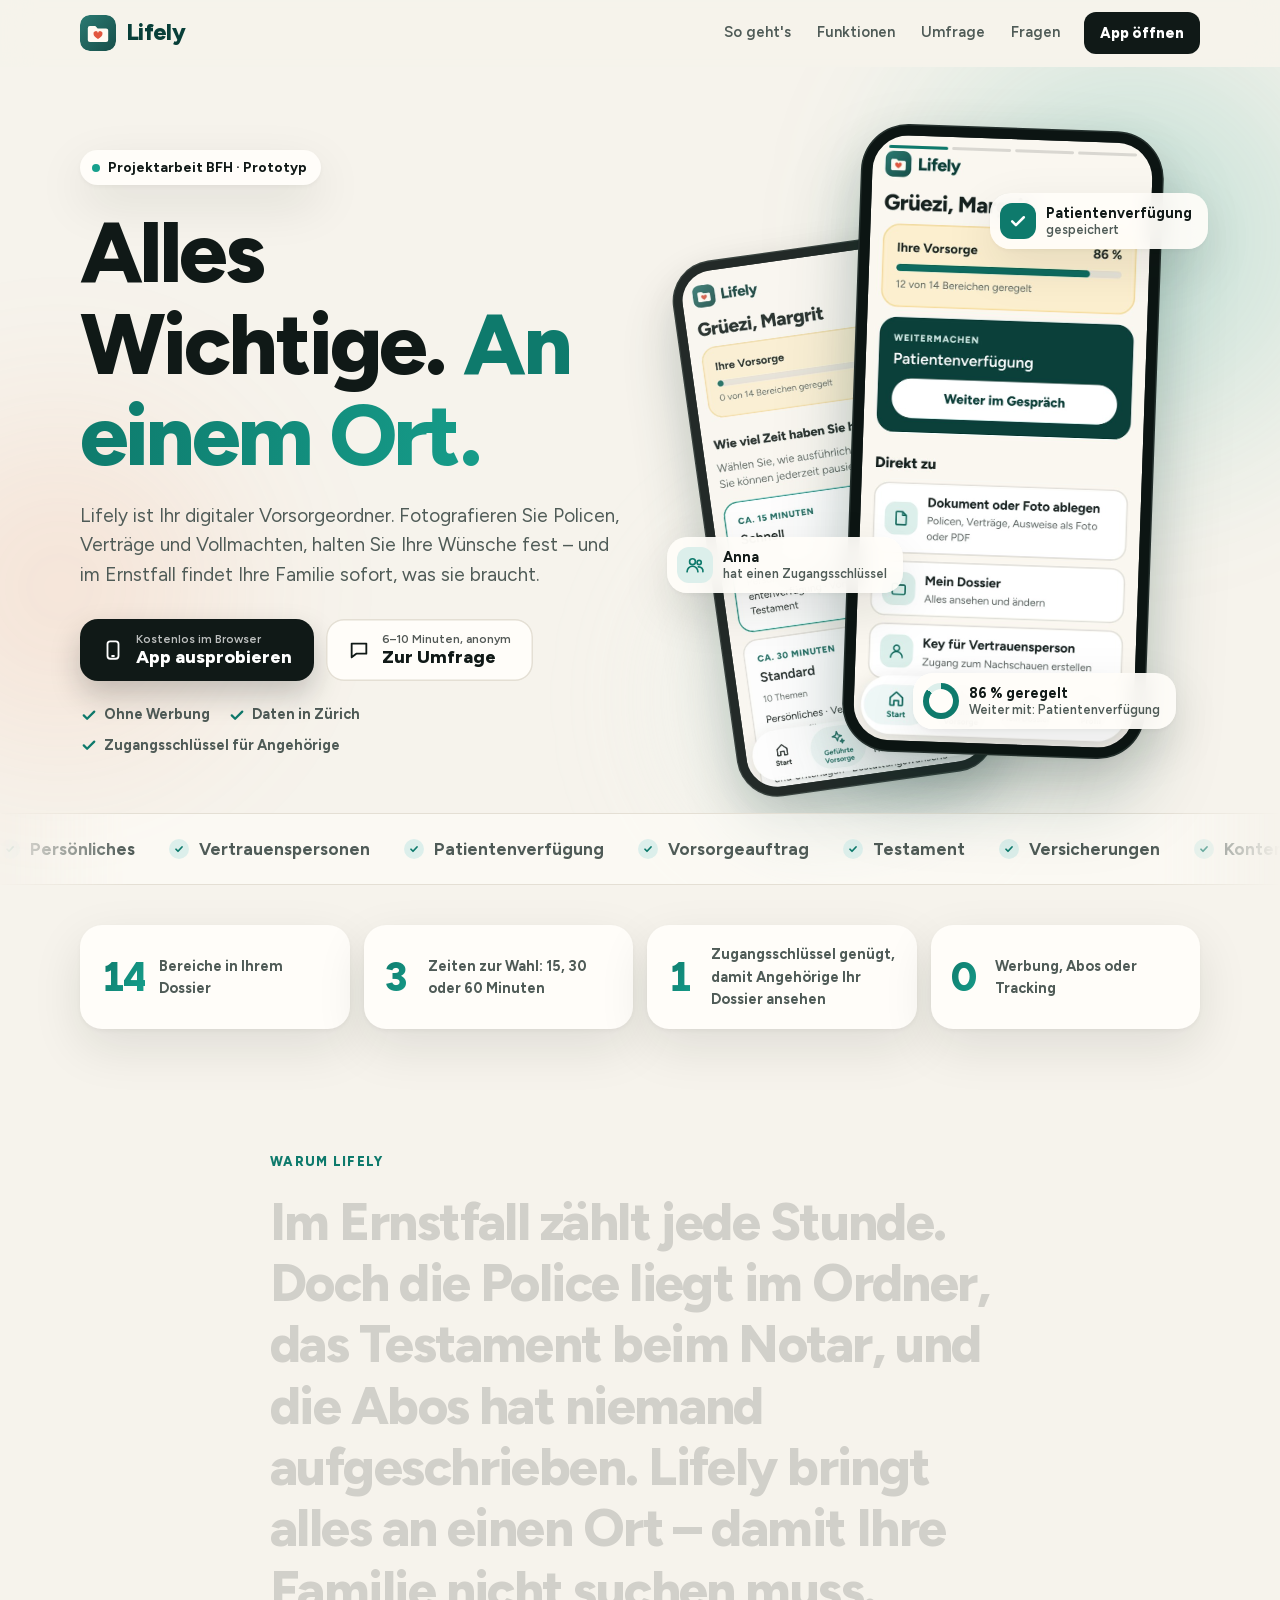
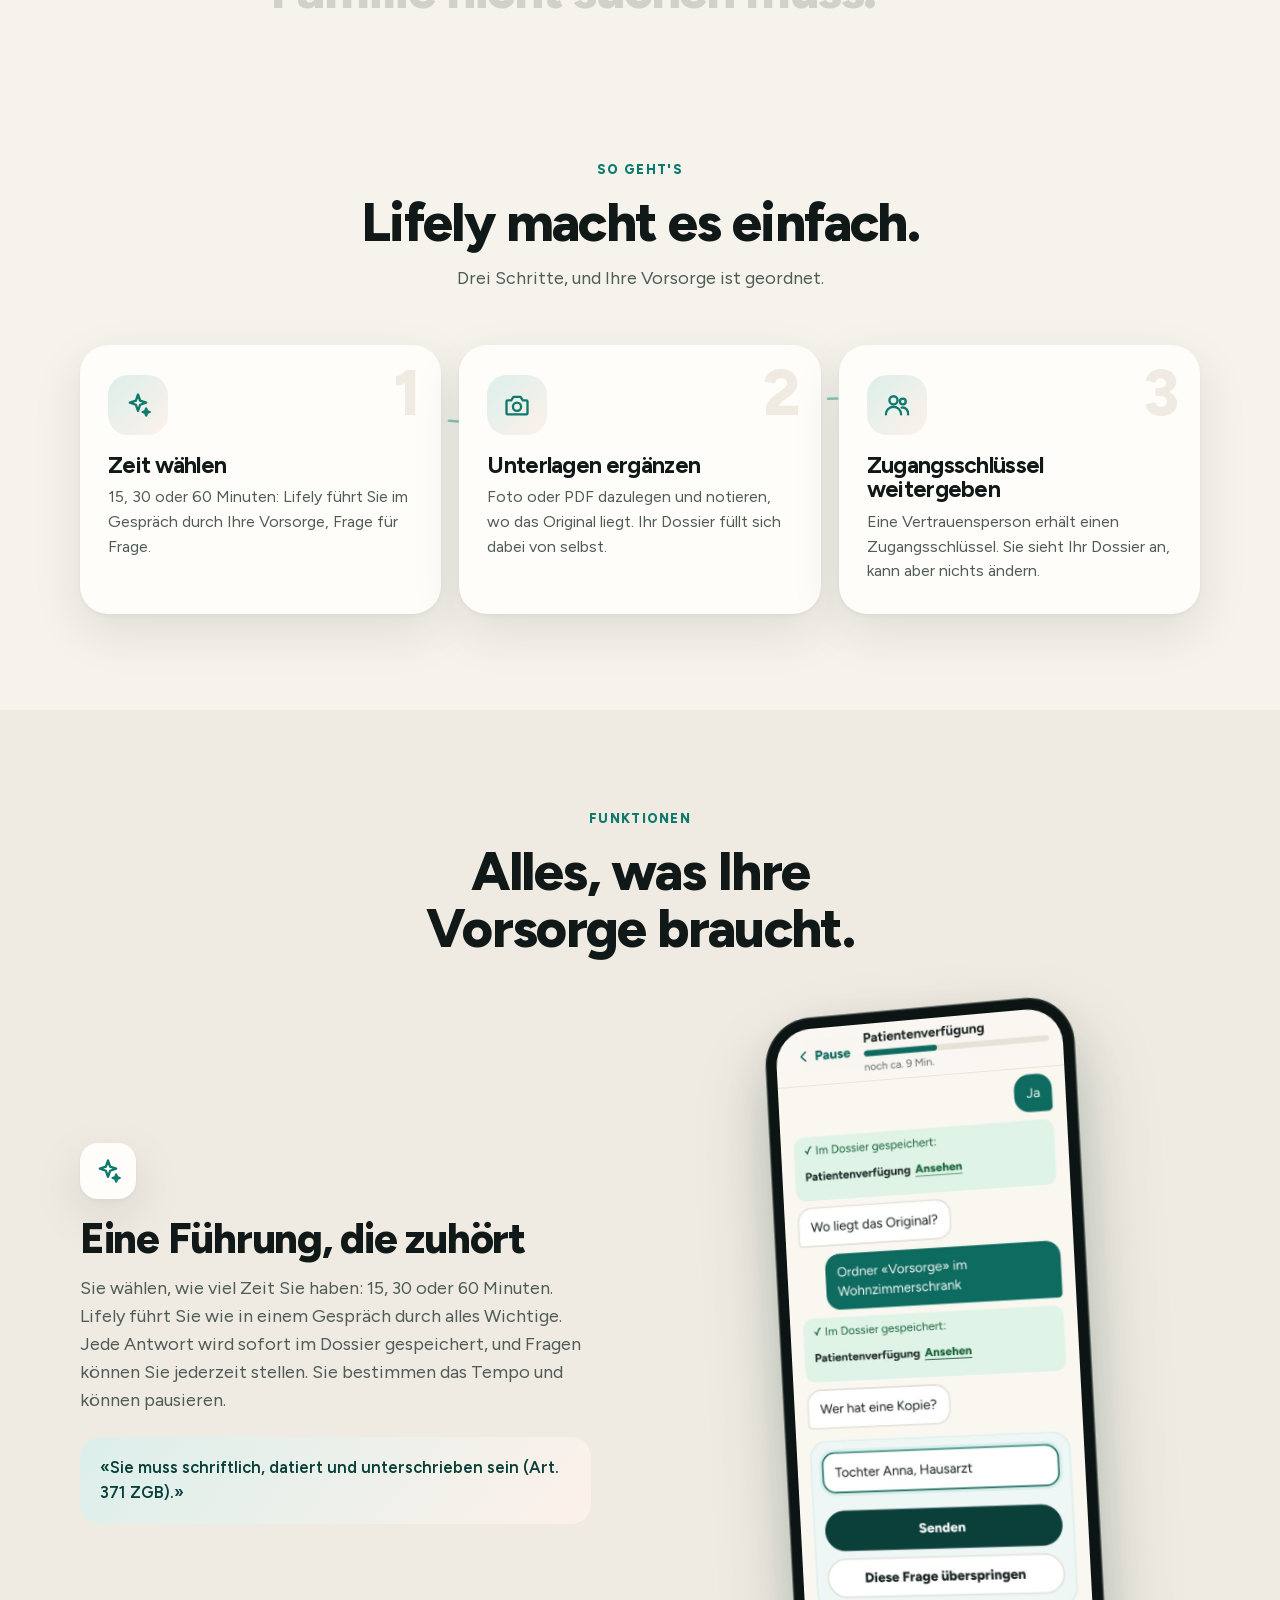
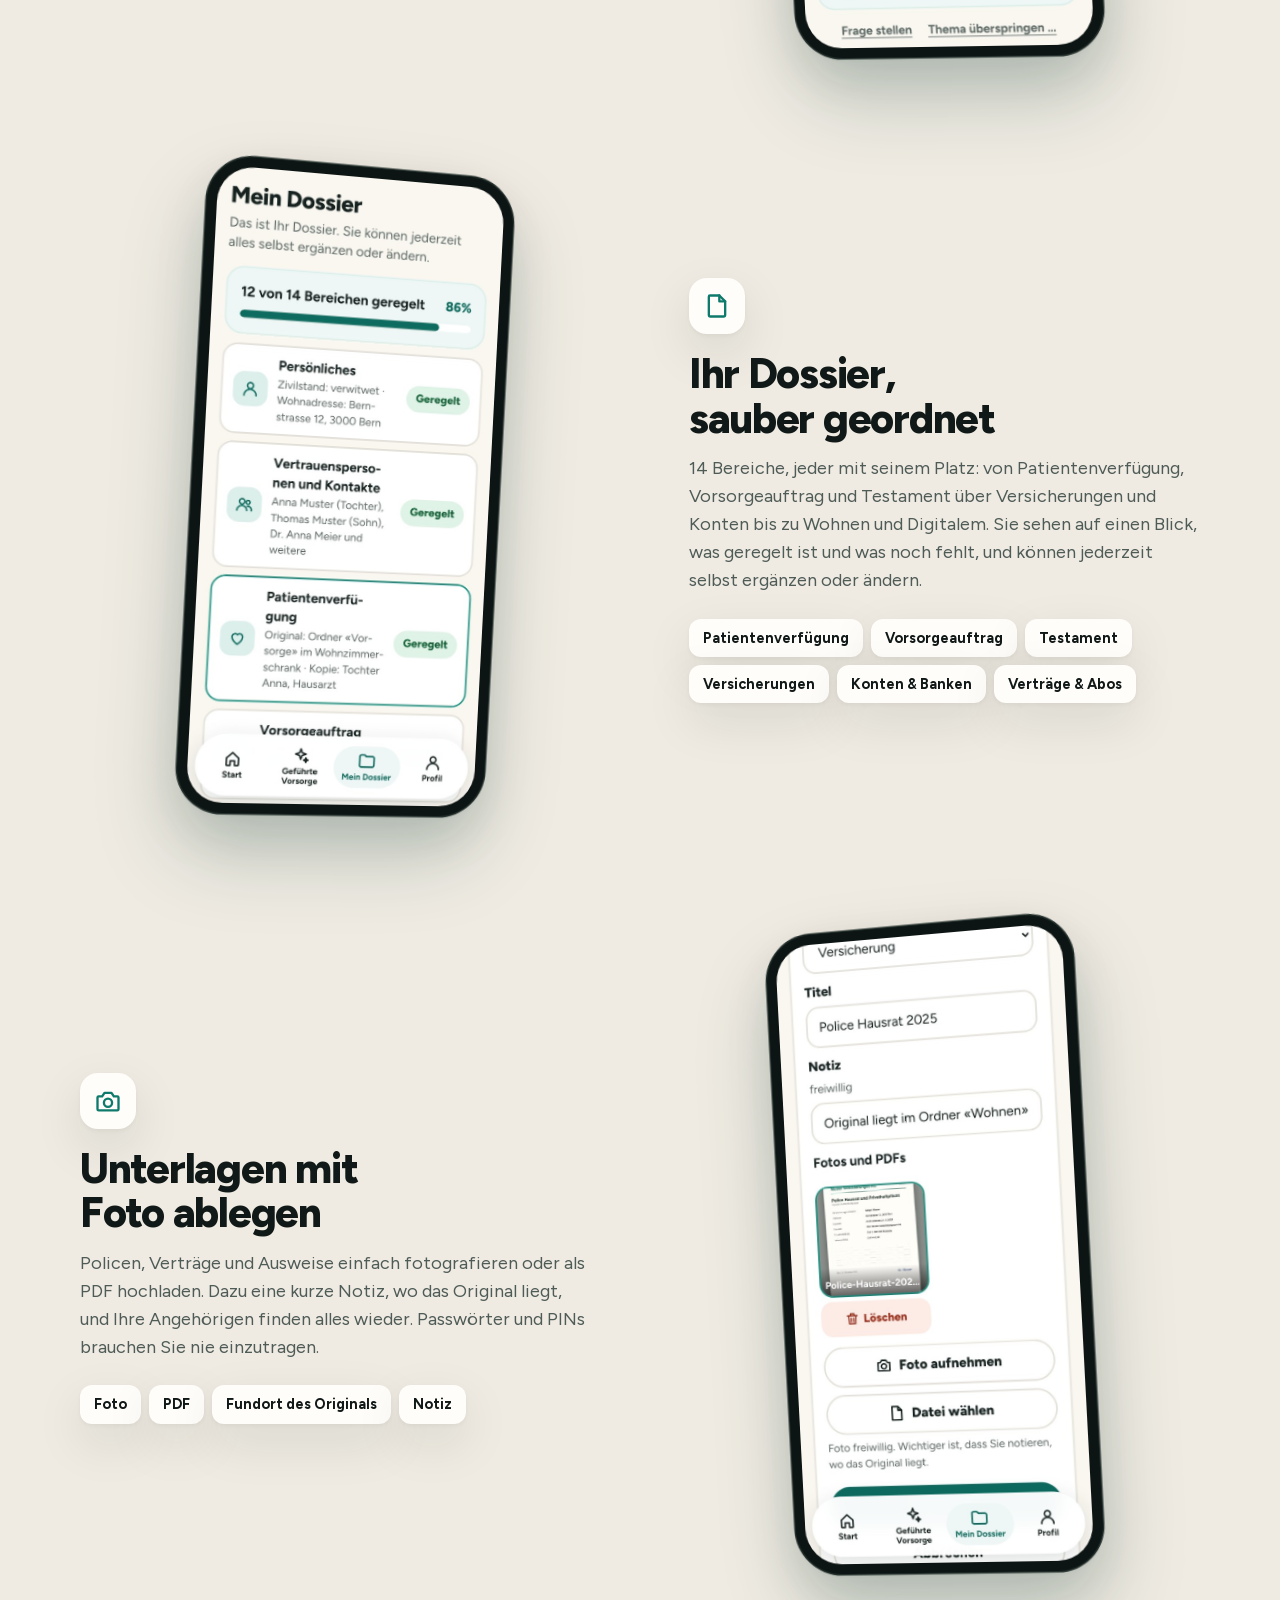
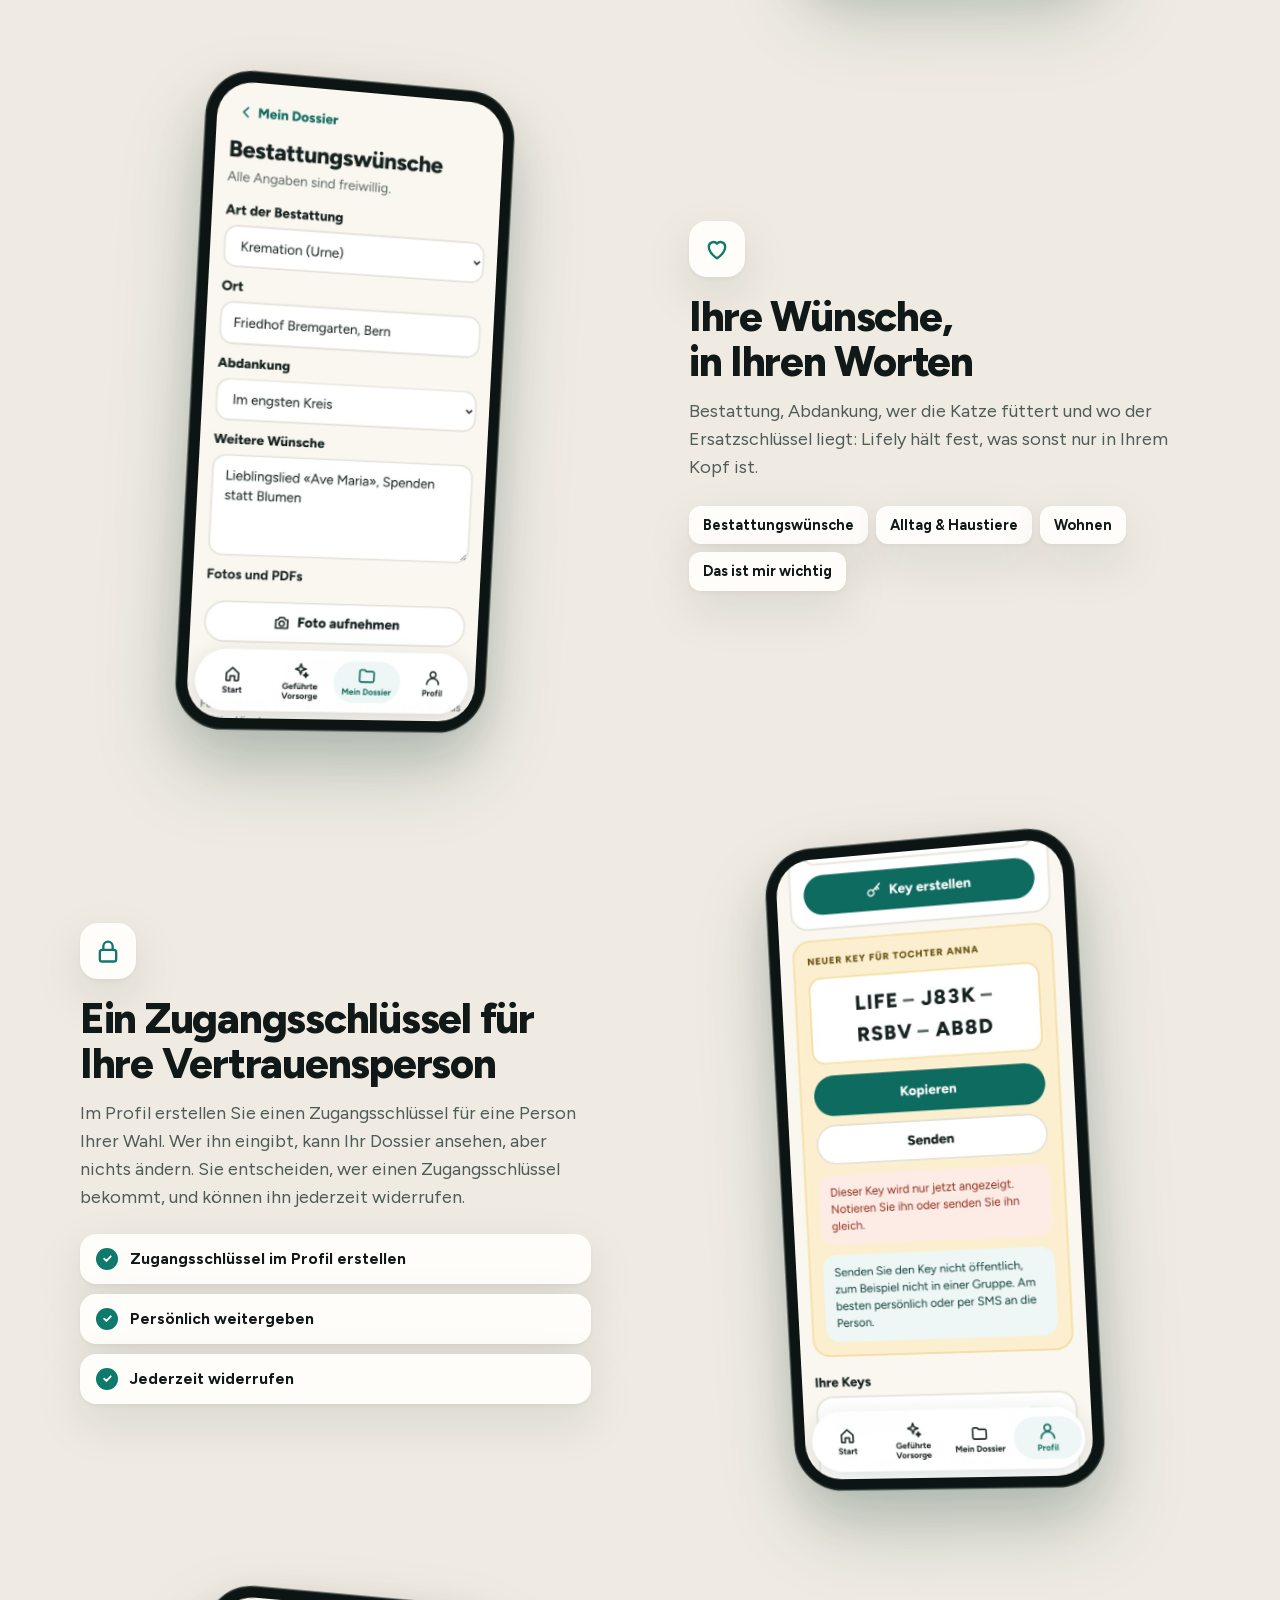
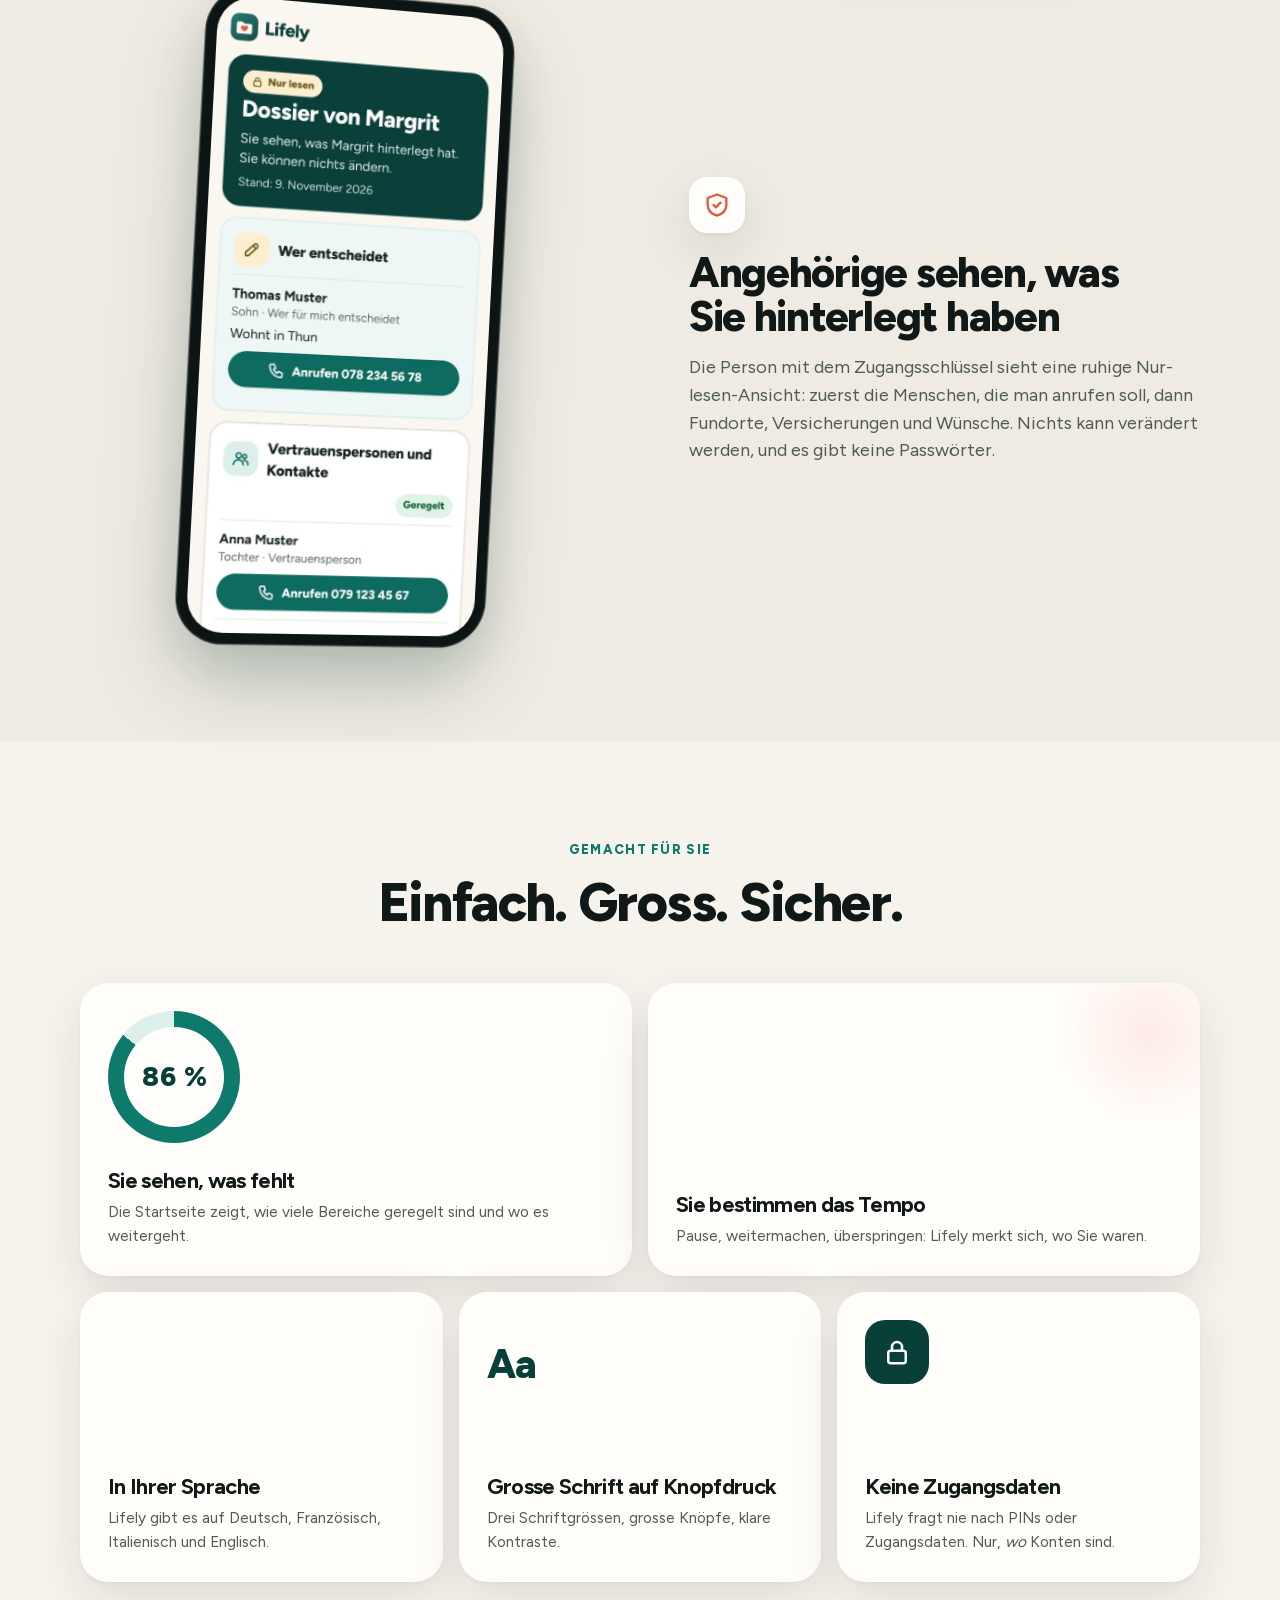
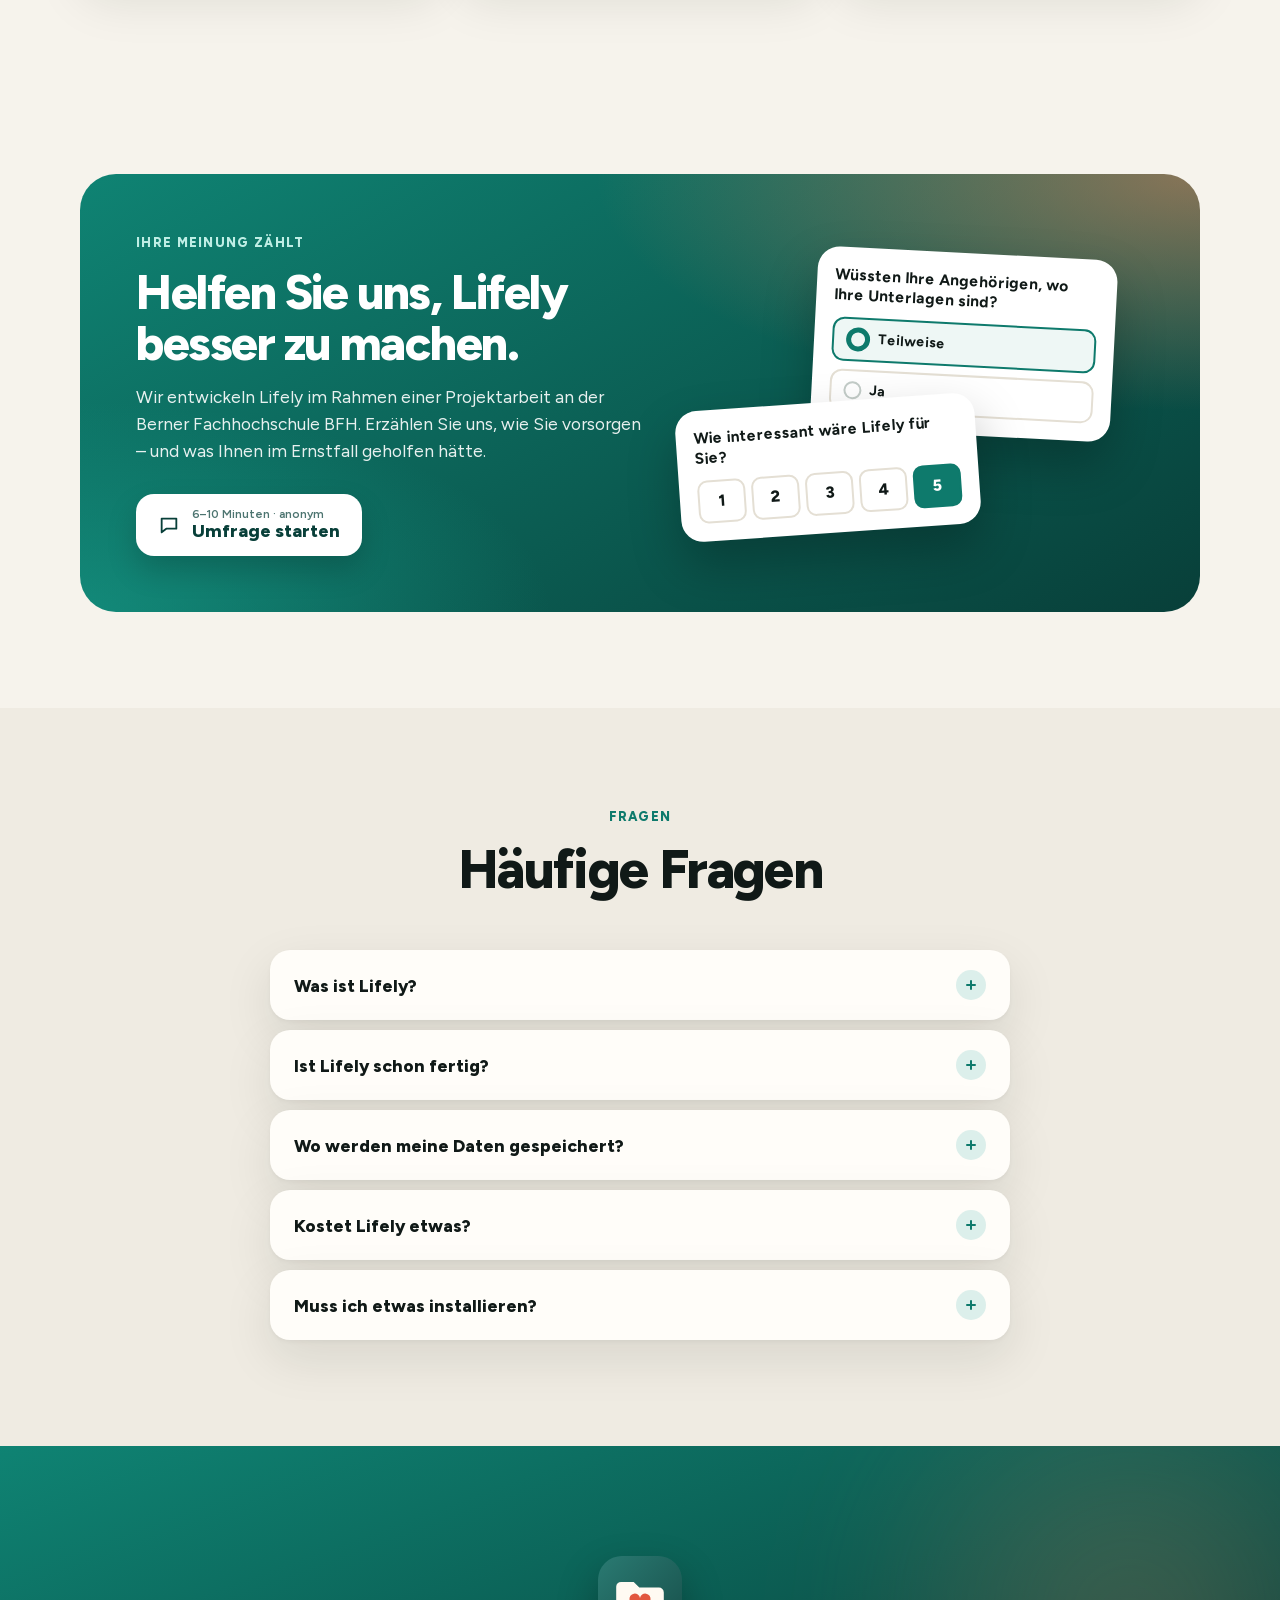
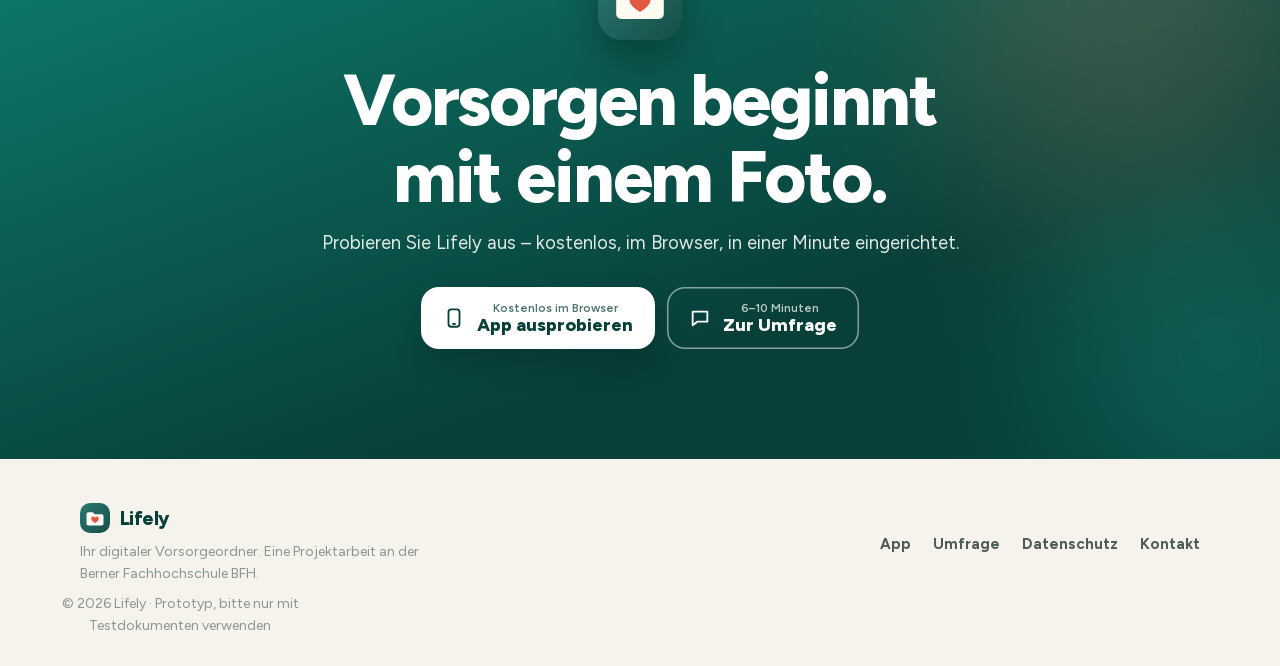
<file: index.html>
<!doctype html>
<html lang="de-CH">
<head>
  <meta charset="utf-8">
  <meta name="viewport" content="width=device-width, initial-scale=1, viewport-fit=cover">
  <meta name="theme-color" content="#f6f3ec">
  <title>Lifely – Ihr digitaler Vorsorgeordner</title>
  <meta name="description" content="Lifely ordnet Ihre wichtigen Unterlagen an einem Ort. Im Ernstfall finden Ihre Angehörigen sofort, was sie brauchen. Ein Projekt der Berner Fachhochschule BFH.">
  <meta property="og:title" content="Lifely – Ihr digitaler Vorsorgeordner">
  <meta property="og:description" content="Alle wichtigen Unterlagen an einem Ort – für Sie und Ihre Angehörigen.">
  <meta property="og:image" content="https://icham135.github.io/lifely/img/v3-start.jpg">
  <link rel="icon" href="icons/logo.svg" type="image/svg+xml">
  <link rel="preload" href="fonts/figtree-latin.woff2" as="font" type="font/woff2" crossorigin>
  <link rel="stylesheet" href="landing.css?v=2">
  <script>document.documentElement.classList.add('js')</script>
</head>
<body>
  <svg width="0" height="0" style="position:absolute" aria-hidden="true">
    <symbol id="i-check" viewBox="0 0 24 24"><path d="M5 12.5l4.5 4.5L19 7.5"/></symbol>
    <symbol id="i-arrow" viewBox="0 0 24 24"><path d="M5 12h14M13 6l6 6-6 6"/></symbol>
    <symbol id="i-phone" viewBox="0 0 24 24"><rect x="6" y="2.5" width="12" height="19" rx="3"/><path d="M11 18.5h2"/></symbol>
    <symbol id="i-camera" viewBox="0 0 24 24"><path d="M4 8h3l2-3h6l2 3h3a1 1 0 0 1 1 1v10a1 1 0 0 1-1 1H4a1 1 0 0 1-1-1V9a1 1 0 0 1 1-1z"/><circle cx="12" cy="13.5" r="3.5"/></symbol>
    <symbol id="i-list" viewBox="0 0 24 24"><path d="M9 6h11M9 12h11M9 18h11"/><circle cx="4.5" cy="6" r="1"/><circle cx="4.5" cy="12" r="1"/><circle cx="4.5" cy="18" r="1"/></symbol>
    <symbol id="i-people" viewBox="0 0 24 24"><circle cx="9" cy="8" r="3.5"/><path d="M2.5 20a6.5 6.5 0 0 1 13 0"/><circle cx="17" cy="9" r="2.5"/><path d="M16 14.2a5 5 0 0 1 5.5 5.8"/></symbol>
    <symbol id="i-shield" viewBox="0 0 24 24"><path d="M12 3l8 3v6c0 4.5-3.4 8.2-8 9-4.6-.8-8-4.5-8-9V6z"/><path d="M9 12l2 2 4-4"/></symbol>
    <symbol id="i-bell" viewBox="0 0 24 24"><path d="M6 16V11a6 6 0 0 1 12 0v5l2 2H4z"/><path d="M10 20a2 2 0 0 0 4 0"/></symbol>
    <symbol id="i-lock" viewBox="0 0 24 24"><rect x="5" y="11" width="14" height="10" rx="2"/><path d="M8 11V8a4 4 0 0 1 8 0v3"/></symbol>
    <symbol id="i-spark" viewBox="0 0 24 24"><path d="M12 3l1.8 5.2L19 10l-5.2 1.8L12 17l-1.8-5.2L5 10l5.2-1.8z"/><path d="M19 15l.8 2.2L22 18l-2.2.8L19 21l-.8-2.2L16 18l2.2-.8z"/></symbol>
    <symbol id="i-heart" viewBox="0 0 24 24"><path d="M12 20s-7-4.4-7-10a4 4 0 0 1 7-2.6A4 4 0 0 1 19 10c0 5.6-7 10-7 10z"/></symbol>
    <symbol id="i-chat" viewBox="0 0 24 24"><path d="M4 5h16v11H9l-5 4z"/></symbol>
    <symbol id="i-file" viewBox="0 0 24 24"><path d="M14 3H6a1 1 0 0 0-1 1v16a1 1 0 0 0 1 1h12a1 1 0 0 0 1-1V8z"/><path d="M14 3v5h5"/></symbol>
  </svg>

  <header class="nav" id="nav">
    <div class="wrap nav-in">
      <a class="logo" href="./"><img src="icons/logo.svg" alt="" width="36" height="36">Lifely</a>
      <nav class="links" aria-label="Seitennavigation"><a href="#so-gehts">So geht's</a><a href="#funktionen">Funktionen</a><a href="#umfrage">Umfrage</a><a href="#fragen">Fragen</a></nav>
      <a class="btn small" href="app/">App öffnen</a>
    </div>
  </header>

  <main>
    <!-- Hero -->
    <section class="hero">
      <div class="aurora" aria-hidden="true"><span></span><span></span><span></span></div>
      <div class="wrap hero-in">
        <div class="hero-text">
          <span class="badge rv"><span class="dot"></span> Projektarbeit BFH · Prototyp</span>
          <h1 class="split-words">Alles Wichtige. <span class="grad">An einem Ort.</span></h1>
          <p class="lead rv">Lifely ist Ihr digitaler Vorsorgeordner. Fotografieren Sie Policen, Verträge und Vollmachten, halten Sie Ihre Wünsche fest – und im Ernstfall findet Ihre Familie sofort, was sie braucht.</p>
          <div class="ctas rv">
            <a class="store dark" href="app/"><svg><use href="#i-phone"/></svg><span><small>Kostenlos im Browser</small>App ausprobieren</span></a>
            <a class="store ghost" href="umfrage/"><svg><use href="#i-chat"/></svg><span><small>6–10 Minuten, anonym</small>Zur Umfrage</span></a>
          </div>
          <ul class="trust rv"><li><svg><use href="#i-check"/></svg>Ohne Werbung</li><li><svg><use href="#i-check"/></svg>Daten in Zürich</li><li><svg><use href="#i-check"/></svg>Zugangsschlüssel für Angehörige</li></ul>
        </div>

        <div class="hero-art" aria-label="Lifely auf dem Handy">
          <div class="phone back" aria-hidden="true"><img src="img/v3-zeitwahl.jpg" alt="" width="640" height="1385"></div>
          <div class="phone main story" id="story">
            <div class="story-bars" aria-hidden="true"><i></i><i></i><i></i><i></i></div>
            <img class="on" src="img/v3-start.jpg" alt="Startseite der Lifely-App mit Fortschritt Ihrer Vorsorge" width="640" height="1385">
            <img src="img/v3-chat.jpg" alt="Geführte Vorsorge: Lifely stellt Fragen im Gespräch, Ihre Antworten landen im Dossier" width="640" height="1385" loading="lazy">
            <img src="img/v3-dossier.jpg" alt="Mein Dossier mit allen Bereichen und Fortschrittsanzeige" width="640" height="1385" loading="lazy">
            <img src="img/v3-nur-lesen.jpg" alt="Nur-lesen-Ansicht für Angehörige mit Kontakten" width="640" height="1385" loading="lazy">
          </div>
          <div class="chip c1"><span class="chip-ic ok"><svg><use href="#i-check"/></svg></span><span><b>Patientenverfügung</b><small>gespeichert</small></span></div>
          <div class="chip c2"><span class="chip-ic"><svg><use href="#i-people"/></svg></span><span><b>Anna</b><small>hat einen Zugangsschlüssel</small></span></div>
          <div class="chip c3"><span class="ring-mini" style="--p:86"></span><span><b>86 % geregelt</b><small>Weiter mit: Patientenverfügung</small></span></div>
        </div>
      </div>

      <div class="marquee" aria-hidden="true"><div class="track">
        <span>Persönliches</span><span>Vertrauenspersonen</span><span>Patientenverfügung</span><span>Vorsorgeauftrag</span><span>Testament</span><span>Versicherungen</span><span>Konten &amp; Banken</span><span>Verträge &amp; Abos</span><span>Dokumente</span><span>Wohnen</span><span>Bestattungswünsche</span><span>Alltag</span><span>Das ist mir wichtig</span><span>Digitales</span>
        <span>Persönliches</span><span>Vertrauenspersonen</span><span>Patientenverfügung</span><span>Vorsorgeauftrag</span><span>Testament</span><span>Versicherungen</span><span>Konten &amp; Banken</span><span>Verträge &amp; Abos</span><span>Dokumente</span><span>Wohnen</span><span>Bestattungswünsche</span><span>Alltag</span><span>Das ist mir wichtig</span><span>Digitales</span>
      </div></div>
    </section>

    <!-- Zahlen -->
    <section class="strip">
      <div class="wrap strip-in">
        <div class="rv"><b class="count" data-to="14">14</b><span>Bereiche in Ihrem Dossier</span></div>
        <div class="rv"><b class="count" data-to="3">3</b><span>Zeiten zur Wahl: 15, 30 oder 60 Minuten</span></div>
        <div class="rv"><b class="count" data-to="1">1</b><span>Zugangsschlüssel genügt, damit Angehörige Ihr Dossier ansehen</span></div>
        <div class="rv"><b>0</b><span>Werbung, Abos oder Tracking</span></div>
      </div>
    </section>

    <!-- Aussage, die sich beim Scrollen einfärbt -->
    <section class="statement">
      <div class="wrap narrow">
        <p class="kicker rv">Warum Lifely</p>
        <p class="fill" id="fill">Im Ernstfall zählt jede Stunde. Doch die Police liegt im Ordner, das Testament beim Notar, und die Abos hat niemand aufgeschrieben. Lifely bringt alles an einen Ort – damit Ihre Familie nicht suchen muss.</p>
      </div>
    </section>

    <!-- So geht's -->
    <section class="section" id="so-gehts">
      <div class="wrap">
        <div class="head rv"><span class="kicker">So geht's</span><h2>Lifely macht es einfach.</h2><p>Drei Schritte, und Ihre Vorsorge ist geordnet.</p></div>
        <div class="steps">
          <svg class="connector" viewBox="0 0 1000 40" preserveAspectRatio="none" aria-hidden="true"><path d="M60 20 C 300 -10, 400 50, 500 20 S 760 -10, 940 20"/></svg>
          <article class="step rv"><span class="num">1</span><span class="step-ic"><svg><use href="#i-spark"/></svg></span><h3>Zeit wählen</h3><p>15, 30 oder 60 Minuten: Lifely führt Sie im Gespräch durch Ihre Vorsorge, Frage für Frage.</p></article>
          <article class="step rv"><span class="num">2</span><span class="step-ic"><svg><use href="#i-camera"/></svg></span><h3>Unterlagen ergänzen</h3><p>Foto oder PDF dazulegen und notieren, wo das Original liegt. Ihr Dossier füllt sich dabei von selbst.</p></article>
          <article class="step rv"><span class="num">3</span><span class="step-ic"><svg><use href="#i-people"/></svg></span><h3>Zugangsschlüssel weitergeben</h3><p>Eine Vertrauensperson erhält einen Zugangsschlüssel. Sie sieht Ihr Dossier an, kann aber nichts ändern.</p></article>
        </div>
      </div>
    </section>

    <!-- Funktionen -->
    <section class="section alt" id="funktionen">
      <div class="wrap">
        <div class="head rv"><span class="kicker">Funktionen</span><h2>Alles, was Ihre Vorsorge braucht.</h2></div>

        <div class="split">
          <div class="split-text rv">
            <span class="tag-ic"><svg><use href="#i-spark"/></svg></span>
            <h3>Eine Führung, die zuhört</h3>
            <p>Sie wählen, wie viel Zeit Sie haben: 15, 30 oder 60 Minuten. Lifely führt Sie wie in einem Gespräch durch alles Wichtige. Jede Antwort wird sofort im Dossier gespeichert, und Fragen können Sie jederzeit stellen. Sie bestimmen das Tempo und können pausieren.</p>
            <div class="callout">«Sie muss schriftlich, datiert und unterschrieben sein (Art. 371 ZGB).»</div>
          </div>
          <div class="split-art rv"><div class="phone tilt-r"><img src="img/v3-chat.jpg" alt="Geführte Vorsorge: Gespräch mit Fragen zur Patientenverfügung und Eingabefeld" width="640" height="1385" loading="lazy"></div></div>
        </div>

        <div class="split rev">
          <div class="split-art rv"><div class="phone tilt-l"><img src="img/v3-dossier.jpg" alt="Mein Dossier: Übersicht der Bereiche mit Fortschritt" width="640" height="1385" loading="lazy"></div></div>
          <div class="split-text rv">
            <span class="tag-ic"><svg><use href="#i-file"/></svg></span>
            <h3>Ihr Dossier, sauber geordnet</h3>
            <p>14 Bereiche, jeder mit seinem Platz: von Patientenverfügung, Vorsorgeauftrag und Testament über Versicherungen und Konten bis zu Wohnen und Digitalem. Sie sehen auf einen Blick, was geregelt ist und was noch fehlt, und können jederzeit selbst ergänzen oder ändern.</p>
            <div class="tags"><span>Patientenverfügung</span><span>Vorsorgeauftrag</span><span>Testament</span><span>Versicherungen</span><span>Konten &amp; Banken</span><span>Verträge &amp; Abos</span></div>
          </div>
        </div>

        <div class="split">
          <div class="split-text rv">
            <span class="tag-ic"><svg><use href="#i-camera"/></svg></span>
            <h3>Unterlagen mit Foto ablegen</h3>
            <p>Policen, Verträge und Ausweise einfach fotografieren oder als PDF hochladen. Dazu eine kurze Notiz, wo das Original liegt, und Ihre Angehörigen finden alles wieder. Passwörter und PINs brauchen Sie nie einzutragen.</p>
            <div class="tags"><span>Foto</span><span>PDF</span><span>Fundort des Originals</span><span>Notiz</span></div>
          </div>
          <div class="split-art rv"><div class="phone tilt-r"><img src="img/v3-dokumente.jpg" alt="Dokument mit Foto ablegen: Titel, Notiz und Foto der Hausrat-Police" width="640" height="1385" loading="lazy"></div></div>
        </div>

        <div class="split rev">
          <div class="split-art rv"><div class="phone tilt-l"><img src="img/v3-bestattung.jpg" alt="Bestattungswünsche erfassen" width="640" height="1385" loading="lazy"></div></div>
          <div class="split-text rv">
            <span class="tag-ic"><svg><use href="#i-heart"/></svg></span>
            <h3>Ihre Wünsche, in Ihren Worten</h3>
            <p>Bestattung, Abdankung, wer die Katze füttert und wo der Ersatzschlüssel liegt: Lifely hält fest, was sonst nur in Ihrem Kopf ist.</p>
            <div class="tags"><span>Bestattungswünsche</span><span>Alltag &amp; Haustiere</span><span>Wohnen</span><span>Das ist mir wichtig</span></div>
          </div>
        </div>

        <div class="split">
          <div class="split-text rv">
            <span class="tag-ic"><svg><use href="#i-lock"/></svg></span>
            <h3>Ein Zugangsschlüssel für Ihre Vertrauensperson</h3>
            <p>Im Profil erstellen Sie einen Zugangsschlüssel für eine Person Ihrer Wahl. Wer ihn eingibt, kann Ihr Dossier ansehen, aber nichts ändern. Sie entscheiden, wer einen Zugangsschlüssel bekommt, und können ihn jederzeit widerrufen.</p>
            <ul class="mini-list"><li>Zugangsschlüssel im Profil erstellen</li><li>Persönlich weitergeben</li><li>Jederzeit widerrufen</li></ul>
          </div>
          <div class="split-art rv"><div class="phone tilt-r"><img src="img/v3-profil-key.jpg" alt="Profil: Zugangsschlüssel für eine Vertrauensperson erstellen" width="640" height="1385" loading="lazy"></div></div>
        </div>

        <div class="split rev">
          <div class="split-art rv"><div class="phone tilt-l"><img src="img/v3-nur-lesen.jpg" alt="Nur-lesen-Ansicht: Dossier von Margrit mit Kontakten zum Anrufen" width="640" height="1385" loading="lazy"></div></div>
          <div class="split-text rv">
            <span class="tag-ic coral"><svg><use href="#i-shield"/></svg></span>
            <h3>Angehörige sehen, was Sie hinterlegt haben</h3>
            <p>Die Person mit dem Zugangsschlüssel sieht eine ruhige Nur-lesen-Ansicht: zuerst die Menschen, die man anrufen soll, dann Fundorte, Versicherungen und Wünsche. Nichts kann verändert werden, und es gibt keine Passwörter.</p>
            
          </div>
        </div>
      </div>
    </section>

    <!-- Bento mit kleinen Animationen -->
    <section class="section">
      <div class="wrap">
        <div class="head rv"><span class="kicker">Gemacht für Sie</span><h2>Einfach. Gross. Sicher.</h2></div>
        <div class="bento">
          <article class="tile t-ring rv"><div class="ring" id="ring" style="--p:0"><span id="ringNum">0 %</span></div><h3>Sie sehen, was fehlt</h3><p>Die Startseite zeigt, wie viele Bereiche geregelt sind und wo es weitergeht.</p></article>
          <article class="tile t-bell rv"><div class="notif"><img src="icons/logo.svg" alt="" width="34" height="34"><span><b>Lifely</b><small>Weiter im Gespräch: Patientenverfügung</small></span></div><h3>Sie bestimmen das Tempo</h3><p>Pause, weitermachen, überspringen: Lifely merkt sich, wo Sie waren.</p></article>
          <article class="tile t-lang rv"><div class="hello" aria-hidden="true"><span>Grüezi</span><span>Bonjour</span><span>Hello</span><span>Buongiorno</span></div><h3>In Ihrer Sprache</h3><p>Lifely gibt es auf Deutsch, Französisch, Italienisch und Englisch.</p></article>
          <article class="tile t-size rv"><div class="aa" aria-hidden="true">Aa</div><h3>Grosse Schrift auf Knopfdruck</h3><p>Drei Schriftgrössen, grosse Knöpfe, klare Kontraste.</p></article>
          <article class="tile t-lock rv"><div class="lockbox" aria-hidden="true"><svg><use href="#i-lock"/></svg></div><h3>Keine Zugangsdaten</h3><p>Lifely fragt nie nach PINs oder Zugangsdaten. Nur, <em>wo</em> Konten sind.</p></article>
        </div>
      </div>
    </section>

    <!-- Umfrage -->
    <section class="section" id="umfrage">
      <div class="wrap">
        <div class="survey-card rv">
          <div class="survey-text">
            <span class="kicker light">Ihre Meinung zählt</span>
            <h2>Helfen Sie uns, Lifely besser zu machen.</h2>
            <p>Wir entwickeln Lifely im Rahmen einer Projektarbeit an der Berner Fachhochschule BFH. Erzählen Sie uns, wie Sie vorsorgen – und was Ihnen im Ernstfall geholfen hätte.</p>
            <div class="ctas"><a class="store light" href="umfrage/"><svg><use href="#i-chat"/></svg><span><small>6–10 Minuten · anonym</small>Umfrage starten</span></a></div>
          </div>
          <div class="survey-art" aria-hidden="true">
            <div class="q-card qa"><b>Wüssten Ihre Angehörigen, wo Ihre Unterlagen sind?</b><span class="opt on">Teilweise</span><span class="opt">Ja</span></div>
            <div class="q-card qb"><b>Wie interessant wäre Lifely für Sie?</b><span class="scale"><i>1</i><i>2</i><i>3</i><i>4</i><i class="on">5</i></span></div>
          </div>
        </div>
      </div>
    </section>

    <!-- Fragen -->
    <section class="section alt" id="fragen">
      <div class="wrap narrow">
        <div class="head rv"><span class="kicker">Fragen</span><h2>Häufige Fragen</h2></div>
        <details class="rv"><summary>Was ist Lifely?</summary><div class="ans"><p>Lifely führt Sie in 15, 30 oder 60 Minuten im Gespräch durch Ihre Vorsorge. Was Sie antworten und hochladen, legt es automatisch in Ihrem Dossier ab. Mit einem Zugangsschlüssel können Vertrauenspersonen das Dossier ansehen, aber nichts ändern.</p></div></details>
        <details class="rv"><summary>Ist Lifely schon fertig?</summary><div class="ans"><p>Nein. Lifely ist ein Prototyp aus einer Projektarbeit an der Berner Fachhochschule BFH. Sie können die App ausprobieren – bitte nur mit Testdokumenten.</p></div></details>
        <details class="rv"><summary>Wo werden meine Daten gespeichert?</summary><div class="ans"><p>Auf einem Server in der Schweiz (Zürich), nur für Ihr Konto zugänglich. Andere sehen Ihr Dossier nur, wenn Sie einen Zugangsschlüssel weitergeben. Wenn Sie der KI eine Frage stellen, geht der Text des Gesprächs an einen KI-Dienst in den USA (Groq), nie Ihre Fotos oder PDFs. Mehr dazu in der <a href="datenschutz.html">Datenschutzerklärung</a>. Lifely ist ein Prototyp: Bitte tragen Sie nur Testdaten ein.</p></div></details>
        <details class="rv"><summary>Kostet Lifely etwas?</summary><div class="ans"><p>Der Prototyp ist kostenlos und ohne Werbung. Ob und was eine spätere Version kosten soll, möchten wir in der <a href="umfrage/">Umfrage</a> herausfinden.</p></div></details>
        <details class="rv"><summary>Muss ich etwas installieren?</summary><div class="ans"><p>Nein. Lifely läuft im Browser auf Handy, Tablet und Computer. Auf dem Handy können Sie die App zum Startbildschirm hinzufügen.</p></div></details>
      </div>
    </section>

    <!-- Abschluss -->
    <section class="final">
      <div class="aurora dark" aria-hidden="true"><span></span><span></span></div>
      <div class="wrap final-in rv">
        <img src="icons/logo.svg" alt="" width="84" height="84">
        <h2>Vorsorgen beginnt<br>mit einem Foto.</h2>
        <p>Probieren Sie Lifely aus – kostenlos, im Browser, in einer Minute eingerichtet.</p>
        <div class="ctas center"><a class="store light" href="app/"><svg><use href="#i-phone"/></svg><span><small>Kostenlos im Browser</small>App ausprobieren</span></a><a class="store outline" href="umfrage/"><svg><use href="#i-chat"/></svg><span><small>6–10 Minuten</small>Zur Umfrage</span></a></div>
      </div>
    </section>
  </main>

  <footer class="foot">
    <div class="wrap foot-in">
      <div><a class="logo small" href="./"><img src="icons/logo.svg" alt="" width="30" height="30">Lifely</a><p>Ihr digitaler Vorsorgeordner. Eine Projektarbeit an der Berner Fachhochschule BFH.</p></div>
      <nav aria-label="Fusszeile"><a href="app/">App</a><a href="umfrage/">Umfrage</a><a href="datenschutz.html">Datenschutz</a><a href="mailto:michele.roux@students.bfh.ch">Kontakt</a></nav>
    </div>
    <p class="copy">© 2026 Lifely · Prototyp, bitte nur mit Testdokumenten verwenden</p>
  </footer>
  <script src="landing.js?v=3"></script>
</body>
</html>
</file>
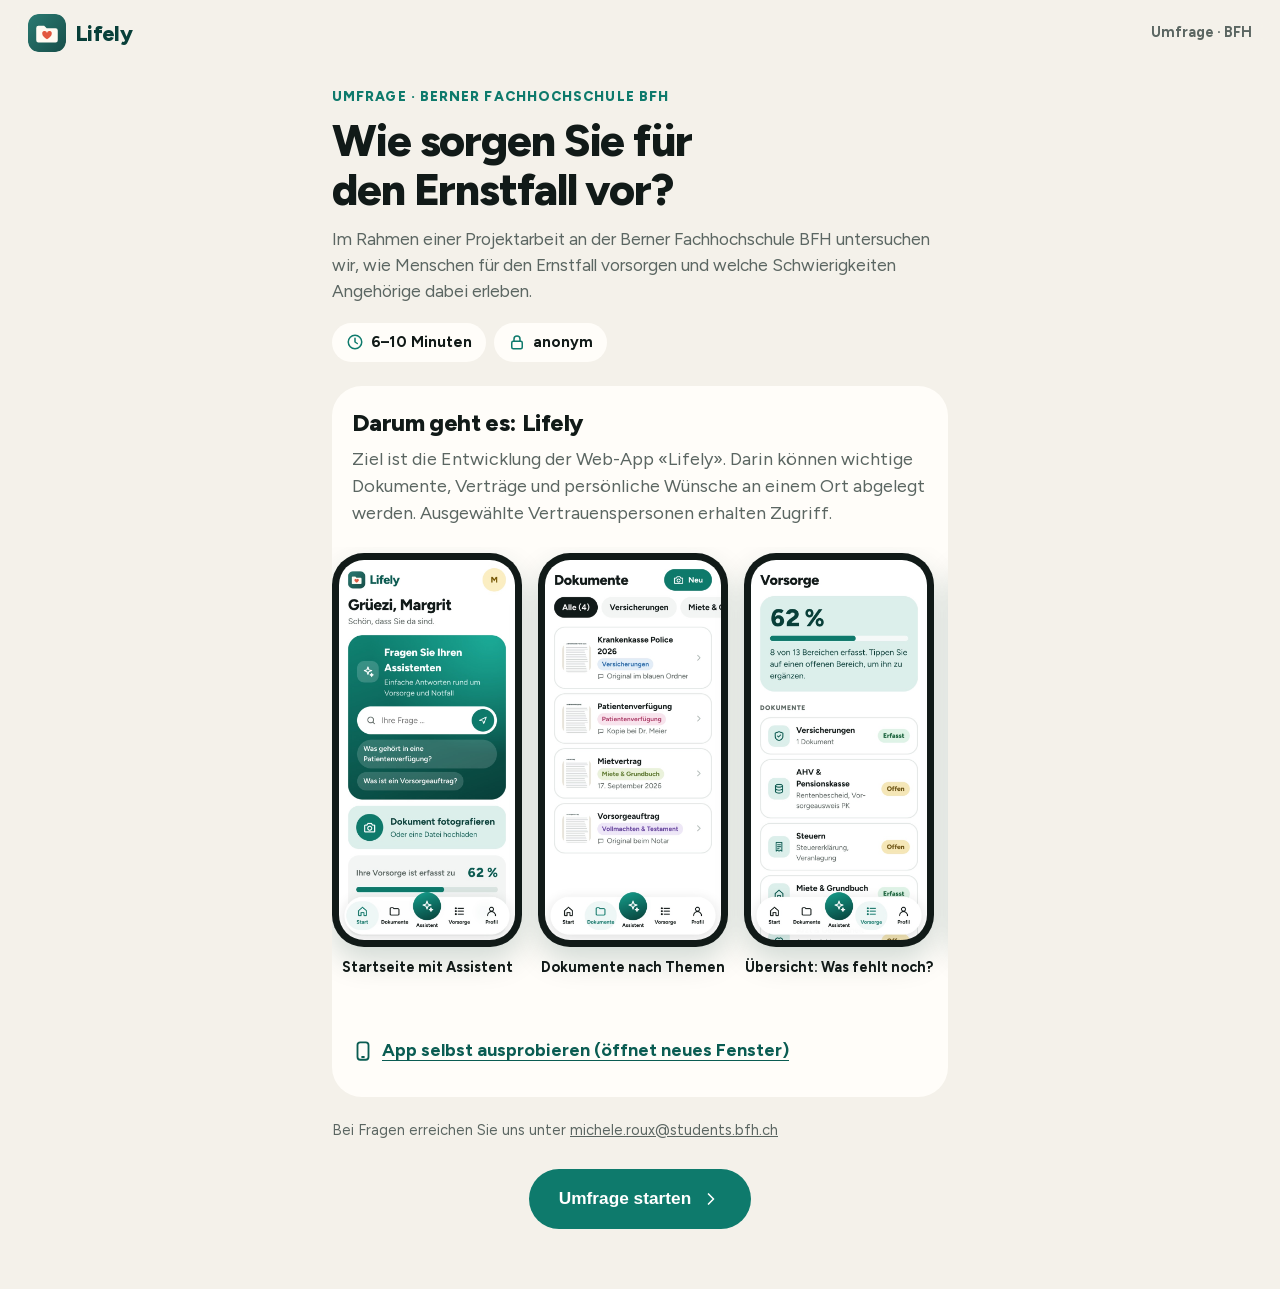
<file: umfrage/index.html>
<!doctype html>
<html lang="de-CH">
<head>
  <meta charset="utf-8">
  <meta name="viewport" content="width=device-width, initial-scale=1, viewport-fit=cover">
  <meta name="theme-color" content="#f4f1ea">
  <title>Umfrage – Lifely</title>
  <meta name="description" content="Umfrage der Berner Fachhochschule BFH zur Vorsorge für den Ernstfall. Dauer 6–10 Minuten, anonym.">
  <meta property="og:title" content="Umfrage zur Vorsorge – Lifely (BFH)">
  <meta property="og:description" content="Wie sorgen Sie für den Ernstfall vor? 6–10 Minuten, anonym.">
  <meta property="og:image" content="https://icham135.github.io/lifely/img/screen-start.jpg">
  <link rel="icon" href="../icons/logo.svg" type="image/svg+xml">
  <link rel="stylesheet" href="../site.css?v=1">
  <link rel="stylesheet" href="umfrage.css?v=1">
</head>
<body>
  <header class="nav">
    <a class="brand" href="../"><img src="../icons/logo.svg" alt="">Lifely</a>
    <span class="nav-note">Umfrage · BFH</span>
  </header>
  <main id="survey" aria-live="polite"></main>
  <script src="fragen.js?v=1"></script>
  <script src="google.js?v=2"></script>
  <script src="umfrage.js?v=2"></script>
</body>
</html>
</file>
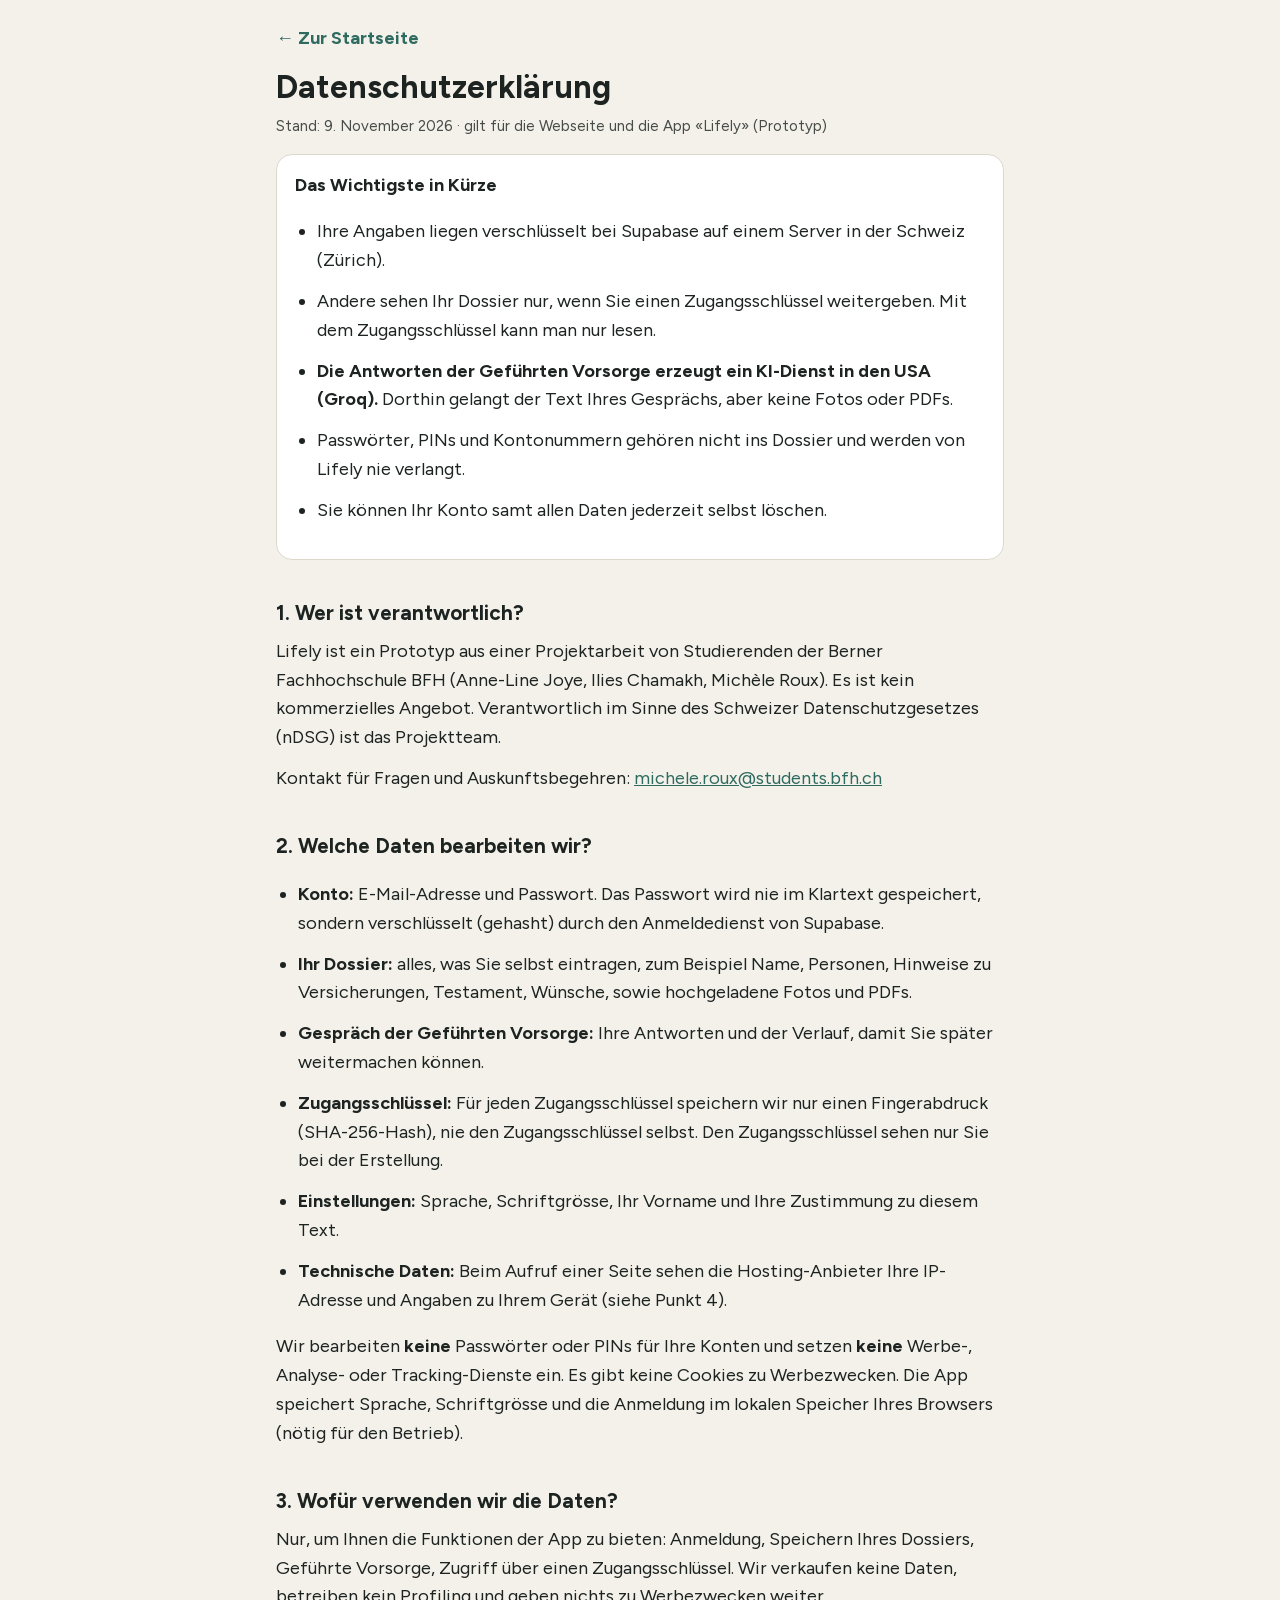
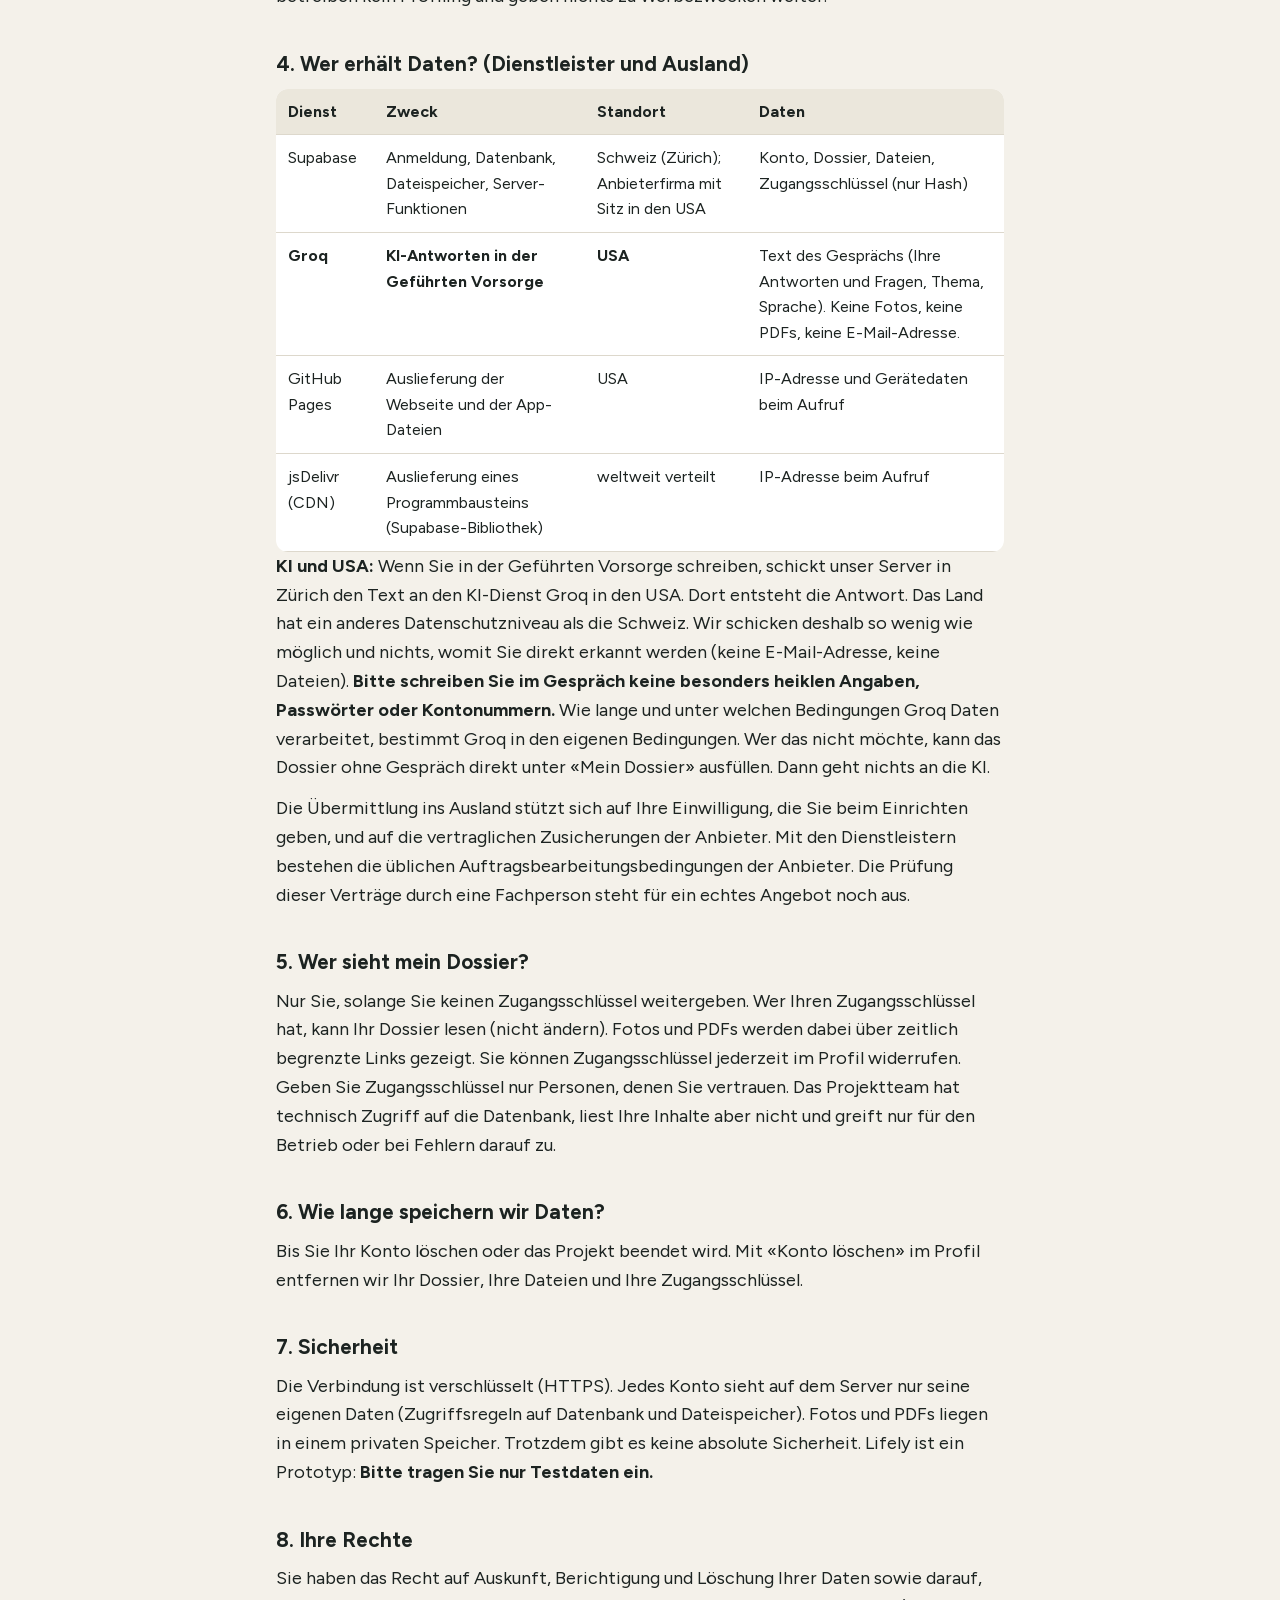
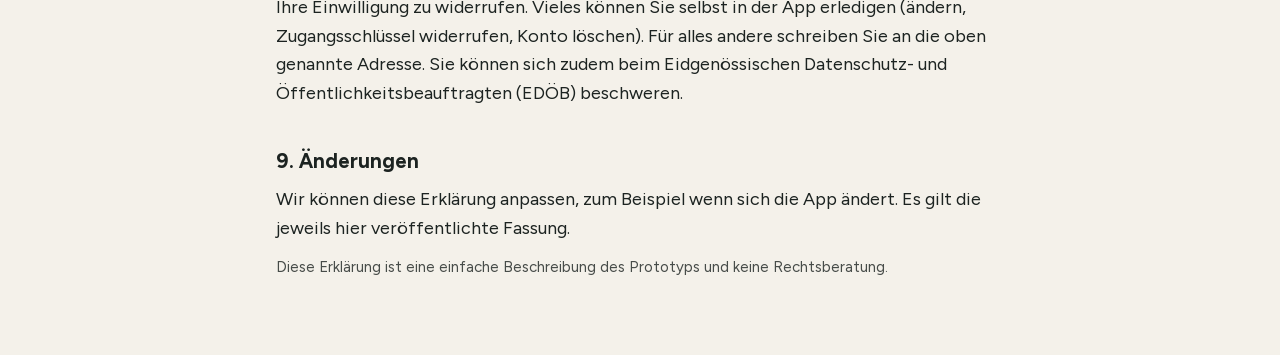
<file: datenschutz.html>
<!doctype html>
<html lang="de-CH">
<head>
  <meta charset="utf-8">
  <meta name="viewport" content="width=device-width, initial-scale=1, viewport-fit=cover">
  <meta name="theme-color" content="#f4f1ea">
  <title>Datenschutzerklärung – Lifely</title>
  <meta name="description" content="Datenschutzerklärung des Studienprojekts Lifely: welche Daten bearbeitet werden, wo sie liegen und wer sie sieht.">
  <link rel="icon" href="icons/logo.svg">
  <style>
    @font-face { font-family: 'Figtree'; src: url('fonts/figtree-latin.woff2') format('woff2'); font-weight: 400 800; font-display: swap; }
    :root { --paper: #f4f1ea; --ink: #1c2321; --teal: #2d6a5f; --line: #ddd8cc; color-scheme: light; }
    * { box-sizing: border-box; }
    body { margin: 0; font-family: 'Figtree', -apple-system, 'Segoe UI', Roboto, Arial, sans-serif; background: var(--paper); color: var(--ink); line-height: 1.6; font-size: 18px; }
    main { max-width: 760px; margin: 0 auto; padding: 24px 16px 64px; }
    a { color: var(--teal); }
    h1 { font-size: 2rem; line-height: 1.15; margin: 8px 0 8px; }
    h2 { font-size: 1.3rem; margin: 36px 0 8px; }
    p, li { margin: 0 0 12px; }
    ul { padding-left: 22px; }
    .back { display: inline-block; margin-bottom: 8px; font-weight: 700; text-decoration: none; }
    .box { background: #fff; border: 1px solid var(--line); border-radius: 16px; padding: 16px 18px; margin: 16px 0; }
    table { width: 100%; border-collapse: collapse; font-size: 16px; background: #fff; border-radius: 12px; overflow: hidden; }
    th, td { text-align: left; vertical-align: top; padding: 10px 12px; border-bottom: 1px solid var(--line); }
    th { background: #ebe7dc; }
    .tbl { overflow-x: auto; }
    .tiny { font-size: 15px; opacity: .8; }
    @media (prefers-color-scheme: dark) { :root:not([data-theme="light"]) { --paper: #141917; --ink: #eef1ee; --teal: #7fc4b5; --line: #2c3532; } .box, table { background: #1c2321; } th { background: #232c29; } }
  </style>
</head>
<body>
<main>
  <a class="back" href="./">← Zur Startseite</a>
  <h1>Datenschutzerklärung</h1>
  <p class="tiny">Stand: 9. November 2026 · gilt für die Webseite und die App «Lifely» (Prototyp)</p>

  <div class="box"><b>Das Wichtigste in Kürze</b>
    <ul>
      <li>Ihre Angaben liegen verschlüsselt bei Supabase auf einem Server in der Schweiz (Zürich).</li>
      <li>Andere sehen Ihr Dossier nur, wenn Sie einen Zugangsschlüssel weitergeben. Mit dem Zugangsschlüssel kann man nur lesen.</li>
      <li><b>Die Antworten der Geführten Vorsorge erzeugt ein KI-Dienst in den USA (Groq).</b> Dorthin gelangt der Text Ihres Gesprächs, aber keine Fotos oder PDFs.</li>
      <li>Passwörter, PINs und Kontonummern gehören nicht ins Dossier und werden von Lifely nie verlangt.</li>
      <li>Sie können Ihr Konto samt allen Daten jederzeit selbst löschen.</li>
    </ul></div>

  <h2>1. Wer ist verantwortlich?</h2>
  <p>Lifely ist ein Prototyp aus einer Projektarbeit von Studierenden der Berner Fachhochschule BFH (Anne-Line Joye, Ilies Chamakh, Michèle Roux). Es ist kein kommerzielles Angebot. Verantwortlich im Sinne des Schweizer Datenschutzgesetzes (nDSG) ist das Projektteam.</p>
  <p>Kontakt für Fragen und Auskunftsbegehren: <a href="mailto:michele.roux@students.bfh.ch">michele.roux@students.bfh.ch</a></p>

  <h2>2. Welche Daten bearbeiten wir?</h2>
  <ul>
    <li><b>Konto:</b> E-Mail-Adresse und Passwort. Das Passwort wird nie im Klartext gespeichert, sondern verschlüsselt (gehasht) durch den Anmeldedienst von Supabase.</li>
    <li><b>Ihr Dossier:</b> alles, was Sie selbst eintragen, zum Beispiel Name, Personen, Hinweise zu Versicherungen, Testament, Wünsche, sowie hochgeladene Fotos und PDFs.</li>
    <li><b>Gespräch der Geführten Vorsorge:</b> Ihre Antworten und der Verlauf, damit Sie später weitermachen können.</li>
    <li><b>Zugangsschlüssel:</b> Für jeden Zugangsschlüssel speichern wir nur einen Fingerabdruck (SHA-256-Hash), nie den Zugangsschlüssel selbst. Den Zugangsschlüssel sehen nur Sie bei der Erstellung.</li>
    <li><b>Einstellungen:</b> Sprache, Schriftgrösse, Ihr Vorname und Ihre Zustimmung zu diesem Text.</li>
    <li><b>Technische Daten:</b> Beim Aufruf einer Seite sehen die Hosting-Anbieter Ihre IP-Adresse und Angaben zu Ihrem Gerät (siehe Punkt 4).</li>
  </ul>
  <p>Wir bearbeiten <b>keine</b> Passwörter oder PINs für Ihre Konten und setzen <b>keine</b> Werbe-, Analyse- oder Tracking-Dienste ein. Es gibt keine Cookies zu Werbezwecken. Die App speichert Sprache, Schriftgrösse und die Anmeldung im lokalen Speicher Ihres Browsers (nötig für den Betrieb).</p>

  <h2>3. Wofür verwenden wir die Daten?</h2>
  <p>Nur, um Ihnen die Funktionen der App zu bieten: Anmeldung, Speichern Ihres Dossiers, Geführte Vorsorge, Zugriff über einen Zugangsschlüssel. Wir verkaufen keine Daten, betreiben kein Profiling und geben nichts zu Werbezwecken weiter.</p>

  <h2>4. Wer erhält Daten? (Dienstleister und Ausland)</h2>
  <div class="tbl"><table>
    <tr><th>Dienst</th><th>Zweck</th><th>Standort</th><th>Daten</th></tr>
    <tr><td>Supabase</td><td>Anmeldung, Datenbank, Dateispeicher, Server-Funktionen</td><td>Schweiz (Zürich); Anbieterfirma mit Sitz in den USA</td><td>Konto, Dossier, Dateien, Zugangsschlüssel (nur Hash)</td></tr>
    <tr><td><b>Groq</b></td><td><b>KI-Antworten in der Geführten Vorsorge</b></td><td><b>USA</b></td><td>Text des Gesprächs (Ihre Antworten und Fragen, Thema, Sprache). Keine Fotos, keine PDFs, keine E-Mail-Adresse.</td></tr>
    <tr><td>GitHub Pages</td><td>Auslieferung der Webseite und der App-Dateien</td><td>USA</td><td>IP-Adresse und Gerätedaten beim Aufruf</td></tr>
    <tr><td>jsDelivr (CDN)</td><td>Auslieferung eines Programmbausteins (Supabase-Bibliothek)</td><td>weltweit verteilt</td><td>IP-Adresse beim Aufruf</td></tr>
  </table></div>
  <p><b>KI und USA:</b> Wenn Sie in der Geführten Vorsorge schreiben, schickt unser Server in Zürich den Text an den KI-Dienst Groq in den USA. Dort entsteht die Antwort. Das Land hat ein anderes Datenschutzniveau als die Schweiz. Wir schicken deshalb so wenig wie möglich und nichts, womit Sie direkt erkannt werden (keine E-Mail-Adresse, keine Dateien). <b>Bitte schreiben Sie im Gespräch keine besonders heiklen Angaben, Passwörter oder Kontonummern.</b> Wie lange und unter welchen Bedingungen Groq Daten verarbeitet, bestimmt Groq in den eigenen Bedingungen. Wer das nicht möchte, kann das Dossier ohne Gespräch direkt unter «Mein Dossier» ausfüllen. Dann geht nichts an die KI.</p>
  <p>Die Übermittlung ins Ausland stützt sich auf Ihre Einwilligung, die Sie beim Einrichten geben, und auf die vertraglichen Zusicherungen der Anbieter. Mit den Dienstleistern bestehen die üblichen Auftragsbearbeitungsbedingungen der Anbieter. Die Prüfung dieser Verträge durch eine Fachperson steht für ein echtes Angebot noch aus.</p>

  <h2>5. Wer sieht mein Dossier?</h2>
  <p>Nur Sie, solange Sie keinen Zugangsschlüssel weitergeben. Wer Ihren Zugangsschlüssel hat, kann Ihr Dossier lesen (nicht ändern). Fotos und PDFs werden dabei über zeitlich begrenzte Links gezeigt. Sie können Zugangsschlüssel jederzeit im Profil widerrufen. Geben Sie Zugangsschlüssel nur Personen, denen Sie vertrauen. Das Projektteam hat technisch Zugriff auf die Datenbank, liest Ihre Inhalte aber nicht und greift nur für den Betrieb oder bei Fehlern darauf zu.</p>

  <h2>6. Wie lange speichern wir Daten?</h2>
  <p>Bis Sie Ihr Konto löschen oder das Projekt beendet wird. Mit «Konto löschen» im Profil entfernen wir Ihr Dossier, Ihre Dateien und Ihre Zugangsschlüssel.</p>

  <h2>7. Sicherheit</h2>
  <p>Die Verbindung ist verschlüsselt (HTTPS). Jedes Konto sieht auf dem Server nur seine eigenen Daten (Zugriffsregeln auf Datenbank und Dateispeicher). Fotos und PDFs liegen in einem privaten Speicher. Trotzdem gibt es keine absolute Sicherheit. Lifely ist ein Prototyp: <b>Bitte tragen Sie nur Testdaten ein.</b></p>

  <h2>8. Ihre Rechte</h2>
  <p>Sie haben das Recht auf Auskunft, Berichtigung und Löschung Ihrer Daten sowie darauf, Ihre Einwilligung zu widerrufen. Vieles können Sie selbst in der App erledigen (ändern, Zugangsschlüssel widerrufen, Konto löschen). Für alles andere schreiben Sie an die oben genannte Adresse. Sie können sich zudem beim Eidgenössischen Datenschutz- und Öffentlichkeitsbeauftragten (EDÖB) beschweren.</p>

  <h2>9. Änderungen</h2>
  <p>Wir können diese Erklärung anpassen, zum Beispiel wenn sich die App ändert. Es gilt die jeweils hier veröffentlichte Fassung.</p>

  <p class="tiny">Diese Erklärung ist eine einfache Beschreibung des Prototyps und keine Rechtsberatung.</p>
</main>
</body>
</html>
</file>
<file: landing.css>
/* Lifely – Landingpage. Mischung aus Brained-Website (Hero, Kacheln, Splits) und Coconote (Laufband, Story, Ruhe). */
@font-face { font-family: 'Figtree'; src: url('fonts/figtree-latin.woff2') format('woff2'); font-weight: 400 800; font-display: swap; }
:root {
  --bg: #f6f3ec; --surface: #fffdf9; --surface-2: #efebe2; --ink: #101917; --ink-2: #4f5b57; --ink-3: #8b9591; --line: #e4dfd4;
  --brand: #0e7a6c; --brand-2: #17a08d; --deep: #083f39; --coral: #e2573f; --coral-2: #f08a5d; --tint: #dcefeb; --coral-soft: #fdebe6;
  --shadow: 0 2px 4px rgba(16,25,23,.04), 0 18px 50px rgba(16,25,23,.10);
  --ease: cubic-bezier(.2,.8,.2,1);
  color-scheme: light;
}
* { box-sizing: border-box; }
html { scroll-behavior: smooth; }
body { margin: 0; font-family: 'Figtree', -apple-system, 'Segoe UI', Roboto, Arial, sans-serif; color: var(--ink); background: var(--bg); -webkit-font-smoothing: antialiased; line-height: 1.55; overflow-x: hidden; }
img { max-width: 100%; display: block; }
a { color: inherit; }
svg { width: 22px; height: 22px; fill: none; stroke: currentColor; stroke-width: 2; stroke-linecap: round; stroke-linejoin: round; flex: none; }
:focus-visible { outline: 3px solid var(--coral); outline-offset: 3px; border-radius: 8px; }
h1, h2, h3 { margin: 0; letter-spacing: -.03em; line-height: 1.06; text-wrap: balance; }
p { margin: 0; }
.wrap { max-width: 1160px; margin: 0 auto; padding: 0 20px; }
.narrow { max-width: 780px; }
.grad { background: linear-gradient(100deg, var(--brand) 10%, var(--brand-2) 55%, var(--coral-2)); background-size: 200% 100%; -webkit-background-clip: text; background-clip: text; color: transparent; animation: sheen 8s ease-in-out infinite; }
@keyframes sheen { 50% { background-position: 100% 0; } }

/* ---------- Navigation ---------- */
.nav { position: sticky; top: 0; z-index: 30; background: color-mix(in srgb, var(--bg) 80%, transparent); backdrop-filter: blur(16px) saturate(1.4); -webkit-backdrop-filter: blur(16px) saturate(1.4); border-bottom: 1px solid transparent; transition: border-color .3s, box-shadow .3s; }
.nav.scrolled { border-color: var(--line); box-shadow: 0 6px 24px rgba(16,25,23,.06); }
.nav-in { display: flex; align-items: center; gap: 24px; height: 66px; }
.logo { display: flex; align-items: center; gap: 10px; font-weight: 800; font-size: 23px; letter-spacing: -.03em; text-decoration: none; color: var(--deep); }
.logo img { border-radius: 10px; }
.logo.small { font-size: 19px; }
.links { display: flex; gap: 26px; margin-left: auto; }
.links a { text-decoration: none; font-weight: 600; font-size: 15px; color: var(--ink-2); position: relative; }
.links a::after { content: ""; position: absolute; left: 0; right: 0; bottom: -4px; height: 2px; background: var(--brand); transform: scaleX(0); transition: transform .3s var(--ease); }
.links a:hover { color: var(--ink); }
.links a:hover::after { transform: scaleX(1); }
.btn { display: inline-flex; align-items: center; justify-content: center; height: 46px; padding: 0 20px; border-radius: 14px; background: var(--ink); color: #fff; font-weight: 800; text-decoration: none; transition: transform .2s var(--ease), box-shadow .2s; }
.btn:hover { transform: translateY(-1px); box-shadow: 0 10px 24px rgba(16,25,23,.2); }
.btn.small { height: 42px; padding: 0 16px; font-size: 14.5px; border-radius: 12px; }

/* ---------- Hero ---------- */
.hero { position: relative; padding: 56px 0 0; overflow: hidden; }
.aurora { position: absolute; inset: 0; pointer-events: none; overflow: hidden; }
.aurora span { position: absolute; border-radius: 50%; filter: blur(60px); opacity: .55; animation: drift 18s ease-in-out infinite; }
.aurora span:nth-child(1) { width: 620px; height: 620px; right: -160px; top: -140px; background: radial-gradient(closest-side, rgba(23,160,141,.45), transparent); }
.aurora span:nth-child(2) { width: 520px; height: 520px; left: -200px; top: 260px; background: radial-gradient(closest-side, rgba(240,138,93,.32), transparent); animation-delay: -6s; animation-duration: 22s; }
.aurora span:nth-child(3) { width: 420px; height: 420px; right: 18%; top: 420px; background: radial-gradient(closest-side, rgba(220,239,235,.9), transparent); animation-delay: -11s; }
@keyframes drift { 33% { transform: translate(40px, 30px) scale(1.08); } 66% { transform: translate(-30px, 20px) scale(.94); } }
.hero-in { position: relative; display: grid; grid-template-columns: 1.05fr 1fr; gap: 40px; align-items: center; }
.badge { display: inline-flex; gap: 8px; align-items: center; padding: 7px 14px 7px 12px; border-radius: 999px; background: var(--surface); box-shadow: var(--shadow); font-weight: 700; font-size: 14px; }
.badge .dot { width: 8px; height: 8px; border-radius: 50%; background: var(--brand-2); box-shadow: 0 0 0 0 rgba(23,160,141,.6); animation: ping 2s infinite; }
@keyframes ping { 70% { box-shadow: 0 0 0 9px rgba(23,160,141,0); } 100% { box-shadow: 0 0 0 0 rgba(23,160,141,0); } }
.hero h1 { font-size: clamp(46px, 7vw, 86px); font-weight: 800; margin: 22px 0 20px; }
.split-words .w { display: inline-block; opacity: 0; transform: translateY(.45em) rotate(2deg); filter: blur(6px); transition: opacity .8s var(--ease), transform .8s var(--ease), filter .8s var(--ease); transition-delay: calc(var(--i) * 90ms + 100ms); }
.split-words.go .w { opacity: 1; transform: none; filter: none; }
.lead { font-size: 19px; color: var(--ink-2); max-width: 540px; }
.ctas { display: flex; gap: 12px; flex-wrap: wrap; margin-top: 30px; }
.ctas.center { justify-content: center; }
.store { display: inline-flex; align-items: center; gap: 12px; height: 62px; padding: 0 22px; border-radius: 18px; text-decoration: none; font-weight: 800; font-size: 18px; transition: transform .25s var(--ease), box-shadow .25s; position: relative; overflow: hidden; }
.store span { display: flex; flex-direction: column; line-height: 1.15; }
.store small { font-size: 11.5px; font-weight: 600; opacity: .72; }
.store:hover { transform: translateY(-3px); }
.store.dark { background: var(--ink); color: #fff; box-shadow: 0 14px 30px rgba(16,25,23,.22); }
.store.dark::after { content: ""; position: absolute; inset: 0; background: linear-gradient(110deg, transparent 30%, rgba(255,255,255,.18) 50%, transparent 70%); transform: translateX(-120%); animation: shine 4.5s ease-in-out infinite 1.5s; }
@keyframes shine { 30%, 100% { transform: translateX(120%); } }
.store.ghost { background: var(--surface); color: var(--ink); box-shadow: inset 0 0 0 1.5px var(--line); }
.store.light { background: #fff; color: var(--deep); box-shadow: 0 14px 30px rgba(0,0,0,.18); }
.store.outline { background: transparent; color: #fff; box-shadow: inset 0 0 0 1.5px rgba(255,255,255,.5); }
.trust { list-style: none; padding: 0; margin: 22px 0 0; display: flex; flex-wrap: wrap; gap: 8px 18px; font-size: 14.5px; font-weight: 700; color: var(--ink-2); }
.trust li { display: flex; align-items: center; gap: 6px; }
.trust svg { width: 18px; height: 18px; color: var(--brand); stroke-width: 3; }

/* Handys */
.phone { border-radius: 46px; padding: 10px; background: #0c1513; box-shadow: 0 0 0 1.5px #24302d, var(--shadow), 0 40px 80px rgba(8,63,57,.22); position: relative; }
.phone img { border-radius: 36px; width: 100%; height: auto; }
.hero-art { position: relative; height: 660px; }
.hero-art .phone { position: absolute; width: 300px; }
.hero-art .main { left: 50%; top: 6px; transform: translateX(-28%) rotate(2deg); z-index: 2; animation: float 7s ease-in-out infinite; }
.hero-art .back { left: 2%; top: 80px; transform: rotate(-8deg) scale(.86); opacity: .9; filter: saturate(.9); }
@keyframes float { 50% { transform: translateX(-28%) rotate(2deg) translateY(-12px); } }
/* Story (wie Coconote): Bilder wechseln, Balken oben laufen */
.story { aspect-ratio: .48; }
.story img { position: absolute; top: 10px; left: 10px; width: calc(100% - 20px); height: calc(100% - 20px); object-fit: cover; object-position: top; opacity: 0; transform: scale(1.04); transition: opacity .8s ease, transform 1.4s var(--ease); }
.story img.on { opacity: 1; transform: none; }
.story-bars { position: absolute; z-index: 3; left: 26px; right: 26px; top: 20px; display: flex; gap: 4px; }
.story-bars i { flex: 1; height: 3px; border-radius: 3px; background: rgba(16,25,23,.14); overflow: hidden; }
.story-bars i::after { content: ""; display: block; height: 100%; width: 100%; background: var(--brand); transform: scaleX(0); transform-origin: left; }
.story-bars i.done::after { transform: scaleX(1); }
.story-bars i.run::after { animation: fillbar var(--dur, 4s) linear forwards; }
@keyframes fillbar { to { transform: scaleX(1); } }

.chip { position: absolute; z-index: 3; display: flex; align-items: center; gap: 10px; background: color-mix(in srgb, var(--surface) 92%, transparent); backdrop-filter: blur(10px); -webkit-backdrop-filter: blur(10px); padding: 10px 16px 10px 10px; border-radius: 20px; box-shadow: var(--shadow); white-space: nowrap; animation: float2 6s ease-in-out infinite; }
.chip span:last-child { display: flex; flex-direction: column; line-height: 1.2; }
.chip b { font-size: 14.5px; }
.chip small { font-size: 12.5px; color: var(--ink-2); font-weight: 600; }
.chip-ic { width: 36px; height: 36px; border-radius: 12px; display: grid; place-items: center; background: var(--tint); color: var(--brand); }
.chip-ic svg { width: 20px; height: 20px; }
.chip-ic.ok { background: var(--brand); color: #fff; }
.chip-ic.ok svg { stroke-width: 3; }
.c1 { top: 70px; right: -8px; }
.c2 { bottom: 190px; left: -6px; animation-delay: -2s; }
.c3 { bottom: 54px; right: 24px; animation-delay: -4s; }
@keyframes float2 { 50% { transform: translateY(-9px); } }
.ring-mini { width: 36px; height: 36px; border-radius: 50%; background: conic-gradient(var(--brand) calc(var(--p) * 1%), var(--tint) 0); display: grid; place-items: center; }
.ring-mini::after { content: ""; width: 24px; height: 24px; border-radius: 50%; background: var(--surface); }
.hero-art .chip { opacity: 0; translate: 0 16px; transition: opacity .7s var(--ease), translate .7s var(--ease); }
.hero-art.go .chip { opacity: 1; translate: 0 0; }
.hero-art.go .c1 { transition-delay: .6s; } .hero-art.go .c2 { transition-delay: .85s; } .hero-art.go .c3 { transition-delay: 1.1s; }

/* Laufband */
.marquee { position: relative; overflow: hidden; margin-top: 30px; padding: 22px 0; border-top: 1px solid var(--line); border-bottom: 1px solid var(--line); background: color-mix(in srgb, var(--surface) 60%, transparent);
  mask-image: linear-gradient(90deg, transparent, #000 10%, #000 90%, transparent); -webkit-mask-image: linear-gradient(90deg, transparent, #000 10%, #000 90%, transparent); }
.track { display: flex; gap: 34px; width: max-content; animation: slide 40s linear infinite; }
.marquee:hover .track { animation-play-state: paused; }
.track span { display: inline-flex; align-items: center; gap: 10px; color: var(--ink-2); font-weight: 700; font-size: 17px; white-space: nowrap; }
.track span::before { content: ""; width: 20px; height: 20px; border-radius: 50%; background: var(--tint) url("data:image/svg+xml,%3Csvg xmlns='http://www.w3.org/2000/svg' viewBox='0 0 24 24' fill='none' stroke='%230e7a6c' stroke-width='3.5' stroke-linecap='round' stroke-linejoin='round'%3E%3Cpath d='M6 12.5l4 4L18 8'/%3E%3C/svg%3E") center/12px no-repeat; }
@keyframes slide { to { transform: translateX(-50%); } }

/* ---------- Zahlen ---------- */
.strip { padding: 40px 0 10px; }
.strip-in { display: grid; grid-template-columns: repeat(4, 1fr); gap: 14px; }
.strip-in div { background: var(--surface); border-radius: 22px; padding: 18px 20px; display: flex; gap: 14px; align-items: center; box-shadow: var(--shadow); font-weight: 700; font-size: 14.5px; color: var(--ink-2); }
.strip-in b { font-size: 40px; line-height: 1; font-weight: 800; letter-spacing: -.04em; background: linear-gradient(120deg, var(--brand), var(--brand-2)); -webkit-background-clip: text; background-clip: text; color: transparent; min-width: 30px; font-variant-numeric: tabular-nums; }

/* ---------- Aussage ---------- */
.statement { padding: 110px 0 40px; }
.kicker { display: inline-block; font-weight: 800; font-size: 13px; letter-spacing: .1em; text-transform: uppercase; color: var(--brand); }
.kicker.light { color: #bfeee5; }
.fill { font-size: clamp(30px, 4.6vw, 52px); font-weight: 800; letter-spacing: -.03em; line-height: 1.18; margin-top: 18px; }
.fill .w { color: color-mix(in srgb, var(--ink) 16%, transparent); transition: color .35s; }
.fill .w.lit { color: var(--ink); }
.fill .w.hl.lit { color: var(--brand); }

/* ---------- Abschnitte ---------- */
.section { padding: 96px 0; position: relative; }
.section.alt { background: var(--surface-2); }
.head { text-align: center; max-width: 720px; margin: 0 auto 52px; }
.head h2 { font-size: clamp(34px, 4.6vw, 54px); font-weight: 800; margin: 12px 0 14px; }
.head p { color: var(--ink-2); font-size: 18px; }

.steps { position: relative; display: grid; grid-template-columns: repeat(3, 1fr); gap: 18px; }
.connector { position: absolute; left: 0; right: 0; top: 56px; width: 100%; height: 40px; z-index: 0; overflow: visible; }
.connector path { fill: none; stroke: var(--brand-2); stroke-width: 2.5; stroke-dasharray: 8 10; stroke-dashoffset: 1200; opacity: .5; transition: stroke-dashoffset 2.4s var(--ease); }
.steps.go .connector path { stroke-dashoffset: 0; }
.step { position: relative; z-index: 1; background: var(--surface); border-radius: 28px; padding: 30px 28px; box-shadow: var(--shadow); transition: transform .35s var(--ease), box-shadow .35s; }
.step:hover { transform: translateY(-6px); box-shadow: 0 2px 4px rgba(16,25,23,.04), 0 28px 60px rgba(16,25,23,.14); }
.step .num { position: absolute; top: 16px; right: 24px; font-size: 64px; font-weight: 800; color: var(--surface-2); line-height: 1; letter-spacing: -.05em; }
.step-ic { width: 60px; height: 60px; border-radius: 20px; display: grid; place-items: center; background: linear-gradient(135deg, var(--tint), #fdf1ea); color: var(--brand); margin-bottom: 18px; position: relative; }
.step-ic svg { width: 28px; height: 28px; }
.step h3 { font-size: 23px; margin-bottom: 8px; }
.step p { color: var(--ink-2); font-size: 16px; }

.split { display: grid; grid-template-columns: 1fr 1.05fr; gap: 72px; align-items: center; margin-bottom: 110px; }
.split:last-child { margin-bottom: 0; }
.split.rev { grid-template-columns: 1.05fr 1fr; }
.split-text h3 { font-size: clamp(30px, 3.6vw, 42px); font-weight: 800; margin: 18px 0 14px; }
.split-text p { color: var(--ink-2); font-size: 18px; }
.tag-ic { width: 56px; height: 56px; border-radius: 18px; display: grid; place-items: center; background: var(--surface); color: var(--brand); box-shadow: var(--shadow); }
.tag-ic.coral { color: var(--coral); }
.tag-ic svg { width: 28px; height: 28px; }
.split-art { display: flex; justify-content: center; perspective: 1200px; }
.split-art .phone { width: 310px; transition: transform .9s var(--ease); }
.split-art .tilt-r { transform: rotate(-3deg) rotateY(-8deg); }
.split-art .tilt-l { transform: rotate(3deg) rotateY(8deg); }
.split-art:hover .phone { transform: rotate(0) rotateY(0) translateY(-6px); }
.tags { display: flex; flex-wrap: wrap; gap: 8px; margin: 24px 0 0; }
.tags span { background: var(--surface); padding: 8px 14px; border-radius: 12px; font-weight: 700; font-size: 14.5px; box-shadow: var(--shadow); }
.callout { margin-top: 22px; background: linear-gradient(130deg, var(--tint), #fdf1ea); border-radius: 20px; padding: 18px 20px; font-size: 16.5px; font-weight: 600; color: var(--deep); }
.mini-list { list-style: none; padding: 0; margin: 22px 0 0; display: grid; gap: 10px; }
.mini-list li { display: flex; align-items: center; gap: 12px; background: var(--surface); border-radius: 16px; padding: 13px 16px; box-shadow: var(--shadow); font-weight: 700; font-size: 15.5px; }
.mini-list li::before { content: ""; width: 22px; height: 22px; border-radius: 50%; flex: none; background: var(--brand) url("data:image/svg+xml,%3Csvg xmlns='http://www.w3.org/2000/svg' viewBox='0 0 24 24' fill='none' stroke='white' stroke-width='3.5' stroke-linecap='round' stroke-linejoin='round'%3E%3Cpath d='M6 12.5l4 4L18 8'/%3E%3C/svg%3E") center/13px no-repeat; transform: scale(0); transition: transform .5s var(--ease); }
.mini-list.go li::before, .rv.in .mini-list li::before { transform: scale(1); }
.rv.in .mini-list li:nth-child(2)::before { transition-delay: .25s; }
.rv.in .mini-list li:nth-child(3)::before { transition-delay: .5s; }

/* ---------- Bento ---------- */
.bento { display: grid; grid-template-columns: repeat(6, 1fr); gap: 16px; }
.tile { background: var(--surface); border-radius: 28px; padding: 28px; box-shadow: var(--shadow); display: flex; flex-direction: column; gap: 8px; overflow: hidden; position: relative; min-height: 290px; }
.tile h3 { font-size: 22px; margin-top: auto; }
.tile p { color: var(--ink-2); font-size: 15.5px; }
.t-ring, .t-bell { grid-column: span 3; }
.t-lang, .t-size, .t-lock { grid-column: span 2; }
.ring { --p: 0; width: 132px; height: 132px; border-radius: 50%; background: conic-gradient(var(--brand) calc(var(--p) * 1%), var(--tint) 0); display: grid; place-items: center; margin-bottom: 18px; }
.ring span { width: 100px; height: 100px; border-radius: 50%; background: var(--surface); display: grid; place-items: center; font-size: 28px; font-weight: 800; color: var(--deep); font-variant-numeric: tabular-nums; }
.notif { display: flex; align-items: center; gap: 12px; background: var(--bg); border-radius: 20px; padding: 14px 16px; max-width: 360px; box-shadow: 0 10px 30px rgba(16,25,23,.1); transform: translateY(-140%); opacity: 0; }
.notif img { border-radius: 9px; }
.notif span { display: flex; flex-direction: column; line-height: 1.25; }
.notif small { color: var(--ink-2); font-weight: 600; font-size: 14px; }
.rv.in .notif { animation: drop 5s var(--ease) infinite .4s; }
@keyframes drop { 0% { transform: translateY(-140%); opacity: 0; } 12%, 78% { transform: none; opacity: 1; } 92%, 100% { transform: translateY(-140%); opacity: 0; } }
.t-bell::before { content: ""; position: absolute; right: -40px; top: -40px; width: 180px; height: 180px; border-radius: 50%; background: radial-gradient(closest-side, var(--coral-soft), transparent); }
.hello { position: relative; height: 64px; }
.hello span { position: absolute; left: 0; top: 0; font-size: 44px; font-weight: 800; letter-spacing: -.04em; color: var(--brand); opacity: 0; transform: translateY(20px); animation: hello 10s infinite; }
.hello span:nth-child(2) { animation-delay: 2.5s; color: var(--coral); }
.hello span:nth-child(3) { animation-delay: 5s; color: var(--deep); }
.hello span:nth-child(4) { animation-delay: 7.5s; color: var(--brand-2); }
@keyframes hello { 0% { opacity: 0; transform: translateY(20px); } 5%, 22% { opacity: 1; transform: none; } 27%, 100% { opacity: 0; transform: translateY(-20px); } }
.aa { font-size: 40px; font-weight: 800; color: var(--deep); line-height: 1; animation: grow 4s ease-in-out infinite; transform-origin: left bottom; height: 64px; display: flex; align-items: flex-end; }
@keyframes grow { 0%, 100% { font-size: 34px; } 50% { font-size: 62px; } }
.lockbox { width: 64px; height: 64px; border-radius: 20px; background: var(--deep); color: #fff; display: grid; place-items: center; animation: shake 5s ease-in-out infinite; }
.lockbox svg { width: 30px; height: 30px; }
@keyframes shake { 0%, 86%, 100% { transform: rotate(0); } 89% { transform: rotate(-9deg); } 93% { transform: rotate(8deg); } 96% { transform: rotate(-4deg); } }

/* ---------- Galerie ---------- */
.gallery { display: flex; gap: 26px; overflow-x: auto; padding: 10px max(20px, calc((100vw - 1160px) / 2 + 20px)) 30px; scroll-snap-type: x mandatory; scrollbar-width: thin; }
.gallery figure { margin: 0; flex: none; width: 250px; scroll-snap-align: center; text-align: center; }
.gallery figure:nth-child(2) { transition-delay: .1s; } .gallery figure:nth-child(3) { transition-delay: .2s; } .gallery figure:nth-child(4) { transition-delay: .3s; }
.gallery .phone { border-radius: 36px; padding: 8px; }
.gallery .phone img { border-radius: 29px; }
.gallery figcaption { margin-top: 16px; font-weight: 800; color: var(--ink-2); }
@media (min-width: 1140px) { .gallery { justify-content: center; } }

/* ---------- Umfrage ---------- */
.survey-card { position: relative; overflow: hidden; display: grid; grid-template-columns: 1.1fr 1fr; gap: 30px; align-items: center; border-radius: 36px; padding: 56px; color: #fff;
  background: radial-gradient(90% 90% at 100% 0%, rgba(240,138,93,.55), transparent 60%), radial-gradient(70% 80% at 0% 100%, rgba(23,160,141,.6), transparent 60%), linear-gradient(150deg, #0f8373, var(--deep)); }
.survey-card h2 { font-size: clamp(32px, 4vw, 48px); font-weight: 800; margin: 12px 0 14px; }
.survey-card p { font-size: 17.5px; opacity: .9; max-width: 520px; }
.survey-art { position: relative; height: 280px; }
.q-card { position: absolute; background: #fff; color: var(--ink); border-radius: 22px; padding: 18px; width: 300px; box-shadow: 0 24px 50px rgba(0,0,0,.25); display: flex; flex-direction: column; gap: 8px; }
.q-card b { font-size: 15.5px; line-height: 1.3; margin-bottom: 4px; }
.q-card .opt { border: 2px solid var(--line); border-radius: 12px; padding: 8px 12px; font-weight: 700; font-size: 14px; display: flex; align-items: center; gap: 8px; }
.q-card .opt::before { content: ""; width: 14px; height: 14px; border-radius: 50%; border: 2px solid #c3ccc8; }
.q-card .opt.on { border-color: var(--brand); background: #eef7f5; }
.q-card .opt.on::before { border: 5px solid var(--brand); }
.q-card .scale { display: grid; grid-template-columns: repeat(5, 1fr); gap: 6px; }
.q-card .scale i { font-style: normal; text-align: center; font-weight: 800; border: 2px solid var(--line); border-radius: 10px; padding: 7px 0; }
.q-card .scale i.on { background: var(--brand); border-color: var(--brand); color: #fff; }
.qa { top: 0; right: 30px; transform: rotate(3deg); animation: float2 6s ease-in-out infinite; }
.qb { bottom: 0; left: 0; transform: rotate(-4deg); animation: float2 7s ease-in-out infinite -3s; }

/* ---------- Fragen ---------- */
details { background: var(--surface); border-radius: 20px; margin-bottom: 10px; box-shadow: var(--shadow); }
summary { cursor: pointer; padding: 20px 24px; font-weight: 800; font-size: 17.5px; list-style: none; display: flex; justify-content: space-between; gap: 16px; align-items: center; }
summary::after { content: ""; width: 30px; height: 30px; border-radius: 50%; flex: none; background: var(--tint) url("data:image/svg+xml,%3Csvg xmlns='http://www.w3.org/2000/svg' viewBox='0 0 24 24' fill='none' stroke='%230e7a6c' stroke-width='3' stroke-linecap='round'%3E%3Cpath d='M12 6v12M6 12h12'/%3E%3C/svg%3E") center/16px no-repeat; transition: transform .35s var(--ease); }
details[open] summary::after { transform: rotate(135deg); }
summary::-webkit-details-marker { display: none; }
.ans { overflow: hidden; }
details p { padding: 0 24px 22px; color: var(--ink-2); }
details a { color: var(--brand); font-weight: 700; }

/* ---------- Abschluss ---------- */
.final { position: relative; overflow: hidden; padding: 110px 0; text-align: center; color: #fff; background: linear-gradient(160deg, #0f8373, var(--deep) 70%); }
.aurora.dark span:nth-child(1) { background: radial-gradient(closest-side, rgba(240,138,93,.45), transparent); }
.aurora.dark span:nth-child(2) { background: radial-gradient(closest-side, rgba(23,160,141,.7), transparent); left: auto; right: -200px; top: 40%; }
.final-in { position: relative; }
.final-in img { margin: 0 auto 22px; border-radius: 24px; box-shadow: 0 18px 40px rgba(0,0,0,.3); animation: float2 5s ease-in-out infinite; }
.final h2 { font-size: clamp(38px, 6vw, 72px); font-weight: 800; }
.final p { font-size: 18.5px; opacity: .88; margin-top: 14px; }

.foot { padding: 44px 0 30px; }
.foot-in { display: flex; justify-content: space-between; gap: 24px; flex-wrap: wrap; }
.foot p { color: var(--ink-3); font-size: 14px; margin-top: 8px; max-width: 360px; }
.foot nav { display: flex; gap: 22px; flex-wrap: wrap; align-items: center; }
.foot nav a { text-decoration: none; color: var(--ink-2); font-weight: 700; font-size: 15px; }
.copy { text-align: center; color: var(--ink-3); font-size: 13px; margin-top: 30px; padding: 0 20px; }

/* ---------- Einblenden beim Scrollen ---------- */
.js .rv { opacity: 0; transform: translateY(28px); transition: opacity .9s var(--ease), transform .9s var(--ease); }
.js .rv.in { opacity: 1; transform: none; }
.js .steps .step:nth-of-type(2) { transition-delay: .12s; } .js .steps .step:nth-of-type(3) { transition-delay: .24s; }
.js .strip-in div:nth-child(2) { transition-delay: .08s; } .js .strip-in div:nth-child(3) { transition-delay: .16s; } .js .strip-in div:nth-child(4) { transition-delay: .24s; }
.js .split-art.rv { transform: translateY(50px) scale(.96); }
.js .split-art.rv.in { transform: none; }

/* ---------- Handy ---------- */
@media (max-width: 960px) {
  .links { display: none; }
  .nav-in .btn { margin-left: auto; }
  .hero { padding-top: 34px; }
  .hero-in, .split, .split.rev, .survey-card { grid-template-columns: 1fr; }
  .hero-text { text-align: center; }
  .hero-text .lead { margin: 0 auto; }
  .ctas, .trust { justify-content: center; }
  .hero-art { height: 600px; max-width: 460px; margin: 10px auto 0; width: 100%; }
  .split { gap: 40px; margin-bottom: 90px; }
  .split.rev .split-art { order: -1; }
  .split-text { text-align: center; }
  .split-text .tag-ic { margin: 0 auto; }
  .tags { justify-content: center; }
  .mini-list { text-align: left; max-width: 420px; margin-left: auto; margin-right: auto; }
  .steps { grid-template-columns: 1fr; }
  .connector { display: none; }
  .strip-in { grid-template-columns: 1fr 1fr; }
  .section { padding: 76px 0; }
  .bento { grid-template-columns: 1fr 1fr; }
  .t-ring, .t-bell { grid-column: span 2; }
  .t-lang, .t-size { grid-column: span 1; }
  .t-lock { grid-column: span 2; }
  .survey-card { padding: 40px 26px; text-align: center; }
  .survey-card p { margin: 0 auto; }
  .survey-card .ctas { justify-content: center; }
  .survey-art { height: 260px; max-width: 340px; width: 100%; margin: 0 auto; }
}
@media (max-width: 620px) {
  .wrap { padding: 0 16px; }
  .hero h1 { font-size: 46px; margin: 18px 0 16px; }
  .lead { font-size: 17.5px; }
  .ctas { flex-direction: column; align-items: stretch; }
  .store { justify-content: flex-start; height: 64px; }
  .hero-art { height: 520px; }
  .hero-art .phone { width: 244px; }
  .hero-art .back { display: none; }
  .hero-art .main { transform: translateX(-50%) rotate(2deg); }
  @keyframes float { 50% { transform: translateX(-50%) rotate(2deg) translateY(-10px); } }
  .story-bars { left: 22px; right: 22px; top: 18px; }
  .c1 { top: 40px; right: -4px; } .c2 { bottom: 170px; left: -4px; } .c3 { bottom: 30px; right: 0; }
  .chip { padding: 8px 12px 8px 8px; } .chip b { font-size: 13.5px; } .chip small { font-size: 11.5px; } .chip-ic, .ring-mini { width: 32px; height: 32px; }
  .marquee { margin-top: 20px; padding: 16px 0; }
  .track span { font-size: 15px; }
  .strip-in { gap: 10px; }
  .strip-in div { flex-direction: column; align-items: flex-start; gap: 6px; padding: 16px; font-size: 13.5px; }
  .strip-in b { font-size: 34px; }
  .statement { padding: 80px 0 20px; }
  .fill { font-size: 30px; }
  .head { margin-bottom: 36px; }
  .split-art .phone { width: 250px; }
  .split-text p { font-size: 17px; }
  .bento { grid-template-columns: 1fr; }
  .tile { min-height: 0; padding: 24px; grid-column: auto !important; }
  .ring { width: 116px; height: 116px; } .ring span { width: 88px; height: 88px; font-size: 24px; }
  .gallery figure { width: 210px; }
  .survey-card { border-radius: 30px; padding: 34px 20px; }
  .q-card { width: 250px; padding: 14px; }
  .qa { right: 0; }
  summary { padding: 18px 20px; font-size: 16.5px; }
  details p { padding: 0 20px 20px; }
  .final { padding: 84px 0; }
  .final h2 { font-size: 40px; }
  .foot-in { flex-direction: column; }
}
@media (prefers-reduced-motion: reduce) {
  *, *::before, *::after { animation: none !important; transition: none !important; }
  .js .rv, .split-words .w, .hero-art .chip { opacity: 1 !important; transform: none !important; translate: none !important; filter: none !important; }
  .notif { transform: none; opacity: 1; }
  .hello span:first-child { opacity: 1; transform: none; }
  html { scroll-behavior: auto; }
}
</file>
<file: site.css>
/* Lifely – Landingpage und Umfrage. Farben wie in der App, warmer Hintergrund. */
@font-face { font-family: 'Figtree'; src: url('fonts/figtree-latin.woff2') format('woff2'); font-weight: 400 800; font-display: swap; }
:root {
  --bg: #f4f1ea; --card: #fffdf9; --soft: #ebe6db; --ink: #111a18; --muted: #5b6662; --line: #e2ddd1;
  --primary: #0e7a6c; --primary-strong: #0a5c52; --primary-deep: #083f39; --tint: #dcefeb;
  --accent: #e2573f; --accent-soft: #fdebe6;
}
* { box-sizing: border-box; }
html { scroll-behavior: smooth; }
body { margin: 0; background: var(--bg); color: var(--ink); font: 18px/1.5 'Figtree', -apple-system, 'Segoe UI', Roboto, Arial, sans-serif; -webkit-font-smoothing: antialiased; overflow-x: hidden; }
a { color: inherit; }
svg { width: 22px; height: 22px; fill: none; stroke: currentColor; stroke-width: 2; stroke-linecap: round; stroke-linejoin: round; flex: none; }
:focus-visible { outline: 3px solid var(--accent); outline-offset: 3px; }
h1, h2, h3 { letter-spacing: -.025em; line-height: 1.08; margin: 0; text-wrap: balance; }
h1 { font-size: clamp(2.6rem, 9vw, 5rem); font-weight: 800; }
h2 { font-size: clamp(1.9rem, 5.5vw, 3rem); font-weight: 800; }
h3 { font-size: 1.25rem; font-weight: 800; }
p { margin: 0; }

/* Navigation */
.nav { position: sticky; top: 0; z-index: 20; display: flex; align-items: center; justify-content: space-between; gap: 12px; padding: 12px 16px;
  background: rgba(244, 241, 234, .86); backdrop-filter: blur(14px); -webkit-backdrop-filter: blur(14px); }
.brand { display: flex; align-items: center; gap: 10px; font-weight: 800; font-size: 1.35rem; letter-spacing: -.03em; text-decoration: none; color: var(--primary-deep); }
.brand img { width: 38px; height: 38px; border-radius: 11px; }
.pill { display: inline-flex; align-items: center; justify-content: center; gap: 10px; min-height: 46px; padding: 10px 20px; border-radius: 999px; font-weight: 700; text-decoration: none; border: 0; font-size: 1rem; cursor: pointer; transition: transform .1s, background .15s; }
.pill:active { transform: scale(.98); }
.pill.dark { background: var(--ink); color: #fff; }
.pill.primary { background: var(--primary); color: #fff; }
.pill.primary:hover { background: var(--primary-strong); }
.pill.soft { background: var(--soft); color: var(--ink); }
.pill.soft:hover { background: #e2dccf; }
.pill.big { min-height: 60px; padding: 14px 30px; font-size: 1.08rem; width: 100%; max-width: 340px; }

/* Hero */
main > section { padding: 0 16px; max-width: 1080px; margin: 0 auto; }
.hero { text-align: center; padding-top: 28px !important; }
.marquee { overflow: hidden; margin: 0 auto 26px; max-width: 560px; mask-image: linear-gradient(90deg, transparent, #000 15%, #000 85%, transparent); -webkit-mask-image: linear-gradient(90deg, transparent, #000 15%, #000 85%, transparent); }
.track { display: flex; gap: 22px; width: max-content; animation: slide 26s linear infinite; }
.track span { display: inline-flex; align-items: center; gap: 7px; color: var(--muted); font-weight: 600; white-space: nowrap; }
.track span::before { content: ""; width: 16px; height: 16px; border-radius: 50%; border: 2px solid var(--primary); background: url("data:image/svg+xml,%3Csvg xmlns='http://www.w3.org/2000/svg' viewBox='0 0 24 24' fill='none' stroke='%230e7a6c' stroke-width='3.5' stroke-linecap='round' stroke-linejoin='round'%3E%3Cpath d='M6 12.5l4 4L18 8'/%3E%3C/svg%3E") center/10px no-repeat; }
@keyframes slide { to { transform: translateX(-50%); } }
.hero .lead { max-width: 620px; margin: 20px auto 0; color: var(--muted); font-size: 1.15rem; }
.cta { display: flex; flex-direction: column; align-items: center; gap: 12px; margin-top: 30px; }
.cta svg { width: 20px; height: 20px; }

/* Handy-Rahmen */
.phone { width: min(300px, 78vw); margin: 0 auto; border-radius: 44px; padding: 10px; background: #111a18; box-shadow: 0 30px 70px rgba(8, 63, 57, .22), 0 6px 18px rgba(0,0,0,.12); }
.phone img { display: block; width: 100%; border-radius: 34px; }
.hero-phone { margin-top: 46px; }

.band { text-align: center; color: var(--muted); font-weight: 600; font-size: .95rem; padding: 40px 16px 0; }

/* Abschnitte */
.eyebrow { color: var(--primary); font-weight: 800; text-transform: uppercase; letter-spacing: .08em; font-size: .85rem; margin-bottom: 10px; }
.why, .how, .features, .faq { padding-top: 90px !important; text-align: center; }
.cards { display: grid; gap: 14px; margin-top: 36px; text-align: left; }
.card { background: var(--card); border-radius: 28px; padding: 24px; display: grid; gap: 10px; }
.card p, .steps p, .feature p, .faq p, .survey-cta p { color: var(--muted); }
.ic { width: 52px; height: 52px; border-radius: 16px; display: grid; place-items: center; background: var(--tint); color: var(--primary-strong); }
.ic.coral { background: var(--accent-soft); color: var(--accent); }
.ic svg { width: 26px; height: 26px; }
.ic.big { width: 72px; height: 72px; border-radius: 22px; margin: 0 auto 18px; }
.ic.big svg { width: 34px; height: 34px; }

.steps { list-style: none; padding: 0; margin: 40px auto 0; display: grid; gap: 34px; max-width: 900px; }
.steps li { display: grid; justify-items: center; gap: 10px; }
.step-ic { width: 72px; height: 72px; border-radius: 22px; background: var(--card); display: grid; place-items: center; color: var(--primary); box-shadow: 0 4px 18px rgba(17, 26, 24, .06); }
.step-ic svg { width: 32px; height: 32px; }
.steps p { max-width: 300px; }

.feature { display: grid; gap: 30px; margin-top: 60px; align-items: center; }
.feature .text { display: grid; gap: 12px; max-width: 460px; margin: 0 auto; }
.feature .phone { width: min(270px, 72vw); }
.extras { list-style: none; padding: 0; margin: 60px auto 0; display: flex; flex-wrap: wrap; justify-content: center; gap: 10px; }
.extras li { background: var(--card); border-radius: 999px; padding: 10px 18px; font-weight: 700; font-size: .95rem; }

.survey-cta { margin-top: 90px !important; text-align: center; background: linear-gradient(160deg, #0f8373, var(--primary-deep)); color: #fff; border-radius: 36px; padding: 50px 22px !important; max-width: 1048px !important; }
.survey-cta p { color: rgba(255,255,255,.85); max-width: 560px; margin: 14px auto 28px; }
.survey-cta .ic { background: rgba(255,255,255,.16); color: #fff; }
.survey-cta .pill.primary { background: #fff; color: var(--primary-deep); }

.faq { max-width: 760px !important; text-align: left; }
.faq .eyebrow, .faq h2 { text-align: center; }
.faq h2 { margin-bottom: 30px; }
.faq details { background: var(--card); border-radius: 22px; margin-bottom: 10px; }
.faq summary { list-style: none; cursor: pointer; padding: 20px 56px 20px 22px; font-weight: 800; position: relative; }
.faq summary::-webkit-details-marker { display: none; }
.faq summary::after { content: "+"; position: absolute; right: 22px; top: 50%; transform: translateY(-50%); font-size: 1.6rem; font-weight: 500; color: var(--primary); transition: transform .2s; }
.faq details[open] summary::after { transform: translateY(-50%) rotate(45deg); }
.faq details p { padding: 0 22px 22px; }

.final { text-align: center; padding: 100px 16px 40px !important; }
footer { text-align: center; padding: 40px 16px 50px; color: var(--muted); font-size: .9rem; display: grid; gap: 8px; justify-items: center; border-top: 1px solid var(--line); max-width: 1048px; margin: 40px auto 0; }

@media (min-width: 760px) {
  .nav { padding: 14px 28px; }
  .cta { flex-direction: row; justify-content: center; }
  .pill.big { width: auto; }
  .cards { grid-template-columns: repeat(3, 1fr); }
  .steps { grid-template-columns: repeat(3, 1fr); }
  .feature { grid-template-columns: 1fr 1fr; text-align: left; gap: 60px; }
  .feature.flip .phone { order: 2; }
  .feature .text { margin: 0; }
}
@media (prefers-reduced-motion: reduce) { .track { animation: none; } html { scroll-behavior: auto; } }
</file>
<file: umfrage/umfrage.css>
/* Lifely – Umfrage (ergänzt site.css). Grosse Schaltflächen, gut lesbar auch für ältere Menschen. */
.nav-note { color: var(--muted); font-weight: 700; font-size: .9rem; }
#survey { max-width: 680px; margin: 0 auto; padding: 0 16px 60px; }
.sv { padding-top: 20px; animation: rise .3s ease both; }
@keyframes rise { from { opacity: 0; transform: translateY(8px); } to { opacity: 1; transform: none; } }
.sv h1 { font-size: clamp(2rem, 7vw, 2.8rem); margin-bottom: 14px; }
.sv .lead { color: var(--muted); font-size: 1.08rem; margin-bottom: 8px; }
.fine { color: var(--muted); font-size: .92rem; margin-top: 22px; }
.fine.center { text-align: center; }
.facts { display: flex; flex-wrap: wrap; gap: 8px; margin: 18px 0 6px; }
.facts span { display: inline-flex; align-items: center; gap: 7px; background: var(--card); padding: 8px 14px; border-radius: 999px; font-weight: 700; font-size: .95rem; }
.facts svg { width: 18px; height: 18px; color: var(--primary); }

.about { background: var(--card); border-radius: 30px; padding: 24px 20px; margin-top: 24px; }
.about h2 { font-size: 1.5rem; margin-bottom: 10px; }
.about > p { color: var(--muted); }
.shots { display: flex; gap: 16px; overflow-x: auto; scroll-snap-type: x mandatory; margin: 20px -20px 4px; padding: 6px 20px 14px; scrollbar-width: thin; }
.shots figure { margin: 0; flex: none; width: 190px; scroll-snap-align: start; text-align: center; }
.shots .phone { width: 100%; padding: 7px; border-radius: 32px; box-shadow: 0 14px 30px rgba(8, 63, 57, .18); }
.shots .phone img { border-radius: 25px; }
.shots figcaption { margin-top: 10px; font-weight: 700; font-size: .9rem; }
.text-link { display: inline-flex; align-items: center; gap: 8px; margin-top: 10px; color: var(--primary-strong); font-weight: 700; text-underline-offset: 4px; min-height: 44px; }

.actions { display: flex; flex-direction: column; align-items: center; gap: 12px; margin-top: 28px; }
.actions.row { flex-direction: row; justify-content: space-between; }
.actions.row .pill { min-height: 58px; padding: 12px 24px; font-size: 1.05rem; }
.actions.row .pill.primary { flex: 1; max-width: 260px; }
.pill svg { width: 20px; height: 20px; }
.pill[disabled] { opacity: .6; cursor: wait; }

.progress { margin: 4px 0 22px; }
.progress .bar { height: 10px; border-radius: 6px; background: var(--soft); overflow: hidden; }
.progress .bar span { display: block; height: 100%; background: var(--primary); border-radius: 6px; transition: width .4s; }
.progress p { margin-top: 8px; color: var(--muted); font-weight: 700; font-size: .9rem; }

.q { border: 0; margin: 0 0 14px; padding: 22px 18px; background: var(--card); border-radius: 26px; border: 2px solid transparent; min-width: 0; }
.q.bad { border-color: #f0b4a6; }
.q legend { display: flex; gap: 12px; font-weight: 800; font-size: 1.12rem; line-height: 1.3; padding: 0; float: left; width: 100%; margin-bottom: 4px; }
.q legend + * { clear: both; }
.qn { flex: none; width: 30px; height: 30px; border-radius: 50%; background: var(--tint); color: var(--primary-deep); display: grid; place-items: center; font-size: .85rem; }
.req { color: var(--accent); margin-left: 3px; }
.hint { color: var(--muted); font-size: .92rem; margin: 2px 0 0 42px; clear: both; }
.opts { display: grid; gap: 8px; margin-top: 14px; clear: both; }
.opt { display: flex; align-items: center; gap: 12px; width: 100%; min-height: 58px; padding: 12px 16px; border-radius: 18px; border: 2px solid var(--line); background: #fff; text-align: left; font: inherit; font-weight: 600; color: var(--ink); cursor: pointer; }
.opt:hover { border-color: #b9cfca; }
.opt .box { width: 26px; height: 26px; border-radius: 50%; border: 2px solid #c3ccc8; display: grid; place-items: center; flex: none; color: #fff; }
.opt .box svg { width: 16px; height: 16px; stroke-width: 3.5; opacity: 0; }
.opt.multi .box { border-radius: 8px; }
.opt[aria-checked="true"] { border-color: var(--primary); background: #eef7f5; }
.opt[aria-checked="true"] .box { background: var(--primary); border-color: var(--primary); }
.opt[aria-checked="true"] .box svg { opacity: 1; }
.in { width: 100%; margin-top: 12px; min-height: 56px; padding: 14px 16px; border-radius: 18px; border: 2px solid var(--line); background: #fff; font: inherit; color: var(--ink); clear: both; display: block; }
textarea.in { resize: vertical; line-height: 1.45; }
.in:focus { outline: none; border-color: var(--primary); box-shadow: 0 0 0 4px var(--tint); }
.scale { display: grid; grid-template-columns: repeat(5, 1fr); gap: 8px; margin-top: 14px; clear: both; }
.sc { min-height: 60px; border-radius: 18px; border: 2px solid var(--line); background: #fff; font: inherit; font-weight: 800; font-size: 1.2rem; cursor: pointer; color: var(--ink); }
.sc[aria-checked="true"] { background: var(--primary); border-color: var(--primary); color: #fff; }
.scale-labels { display: flex; justify-content: space-between; gap: 12px; margin-top: 8px; color: var(--muted); font-size: .88rem; }
.scale-labels span:last-child { text-align: right; }
.err { color: #a3301a; font-weight: 700; margin-top: 10px; }
.alert { background: var(--accent-soft); color: #7d2412; border-radius: 18px; padding: 14px 16px; font-weight: 700; margin-top: 18px; }

.thanks { text-align: center; padding-top: 50px; }
.done-mark { width: 110px; height: 110px; margin: 0 auto 26px; border-radius: 50%; background: var(--primary); color: #fff; display: grid; place-items: center; box-shadow: 0 0 0 16px var(--tint); }
.done-mark svg { width: 54px; height: 54px; stroke-width: 3; }
@media (min-width: 760px) { .actions:not(.row) { flex-direction: row; justify-content: center; } .q { padding: 26px 26px; } }
</file>
